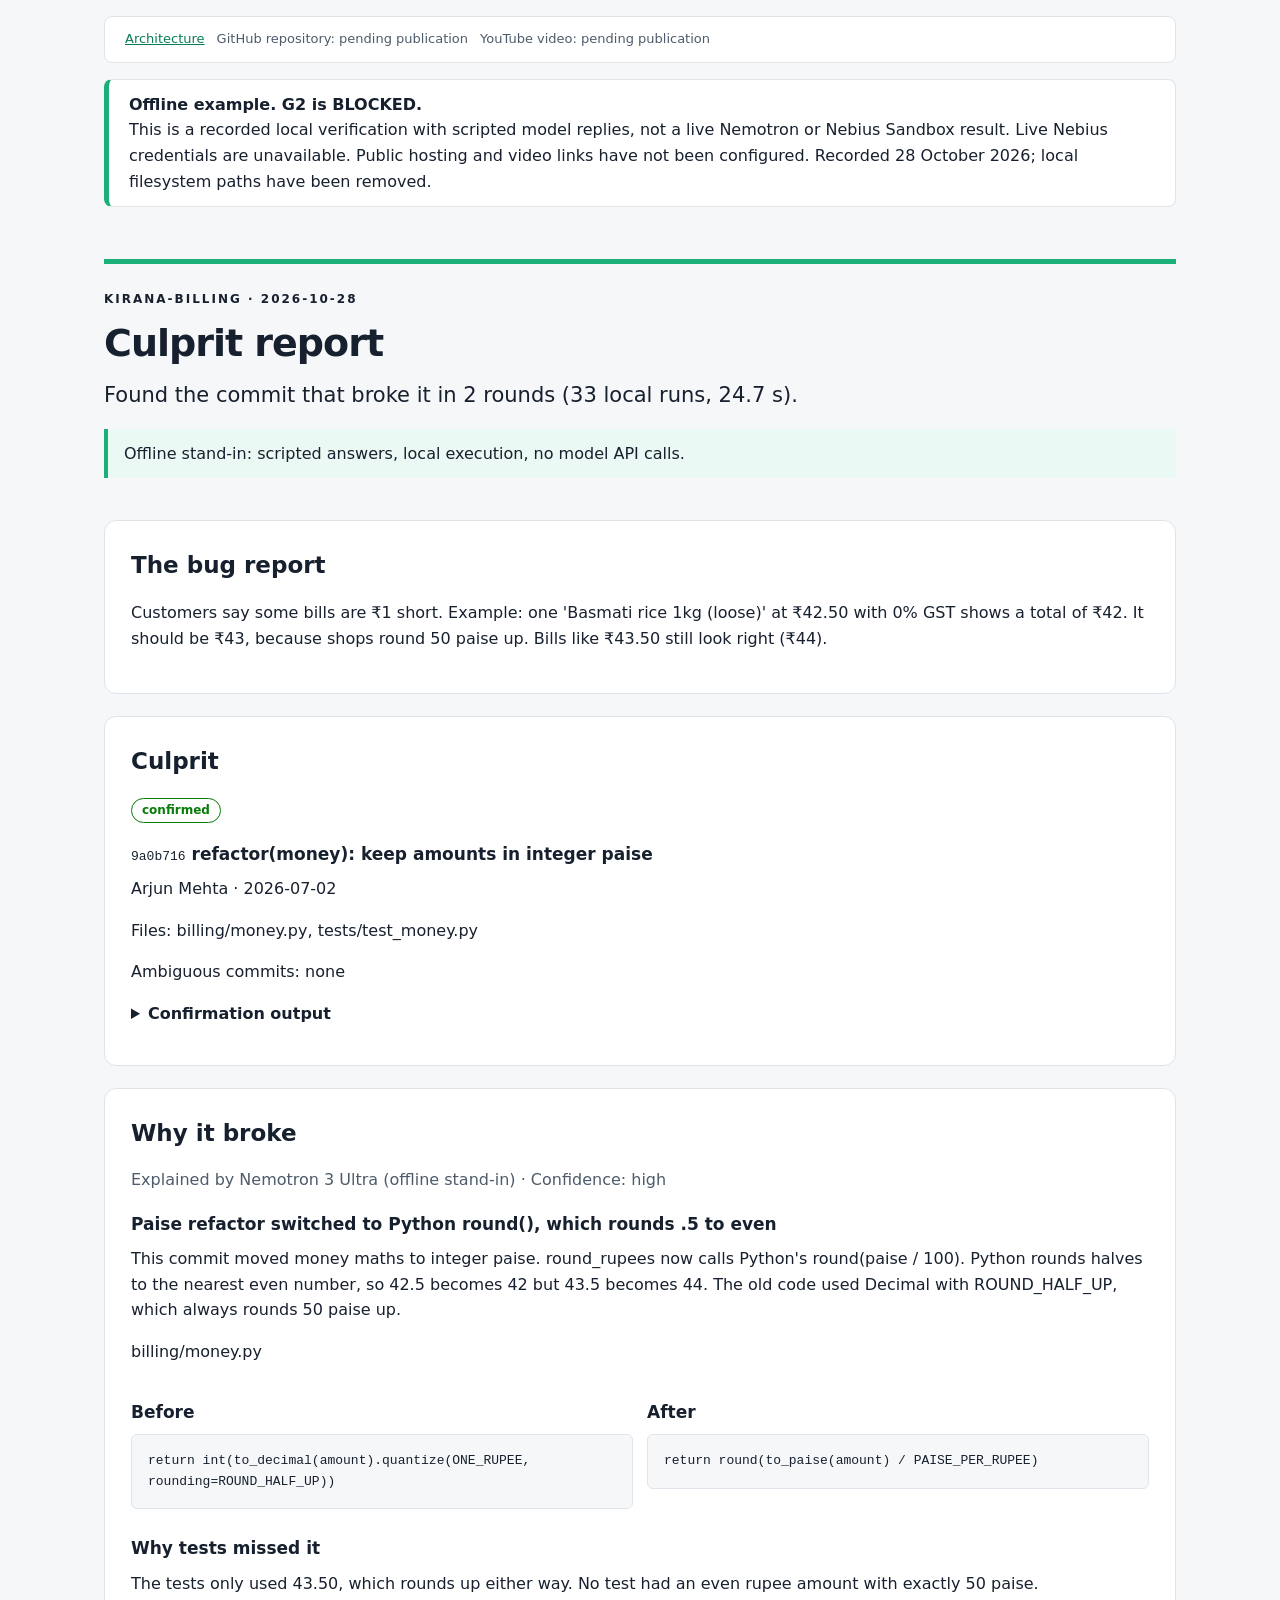
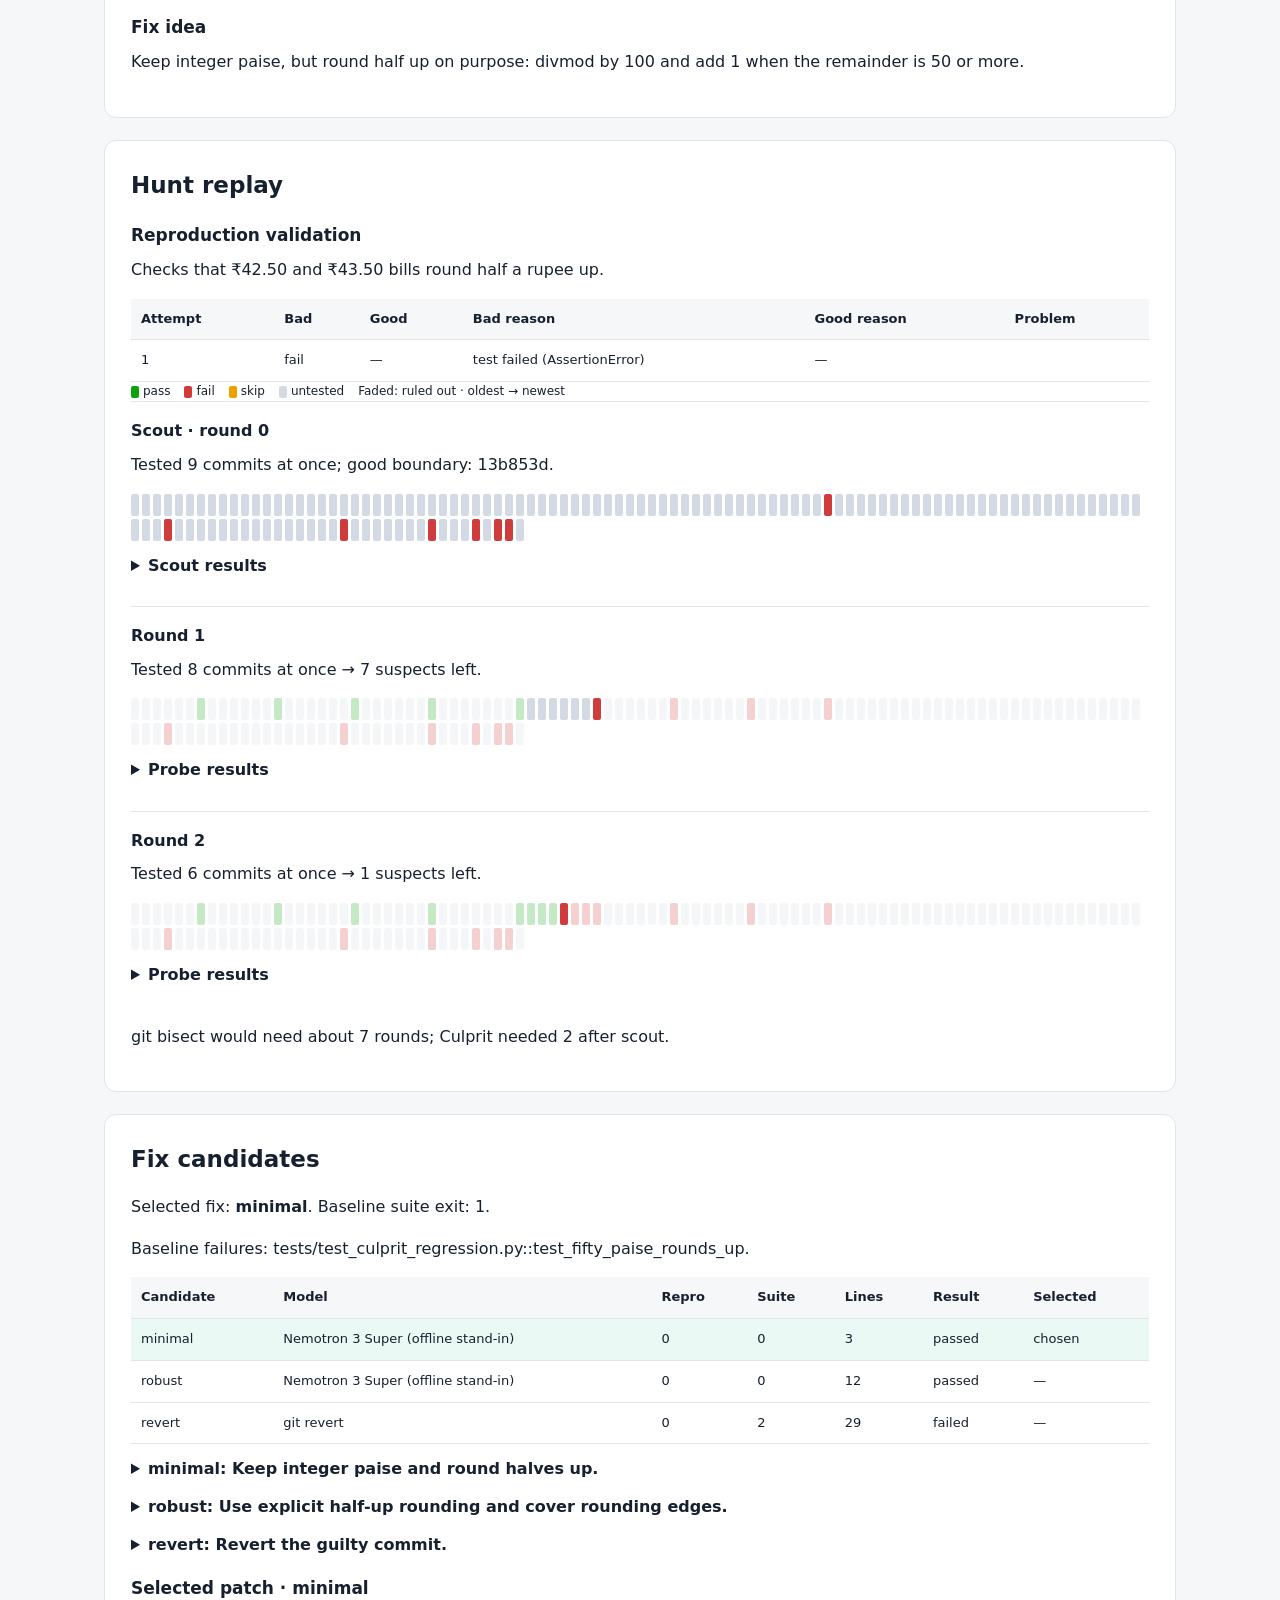
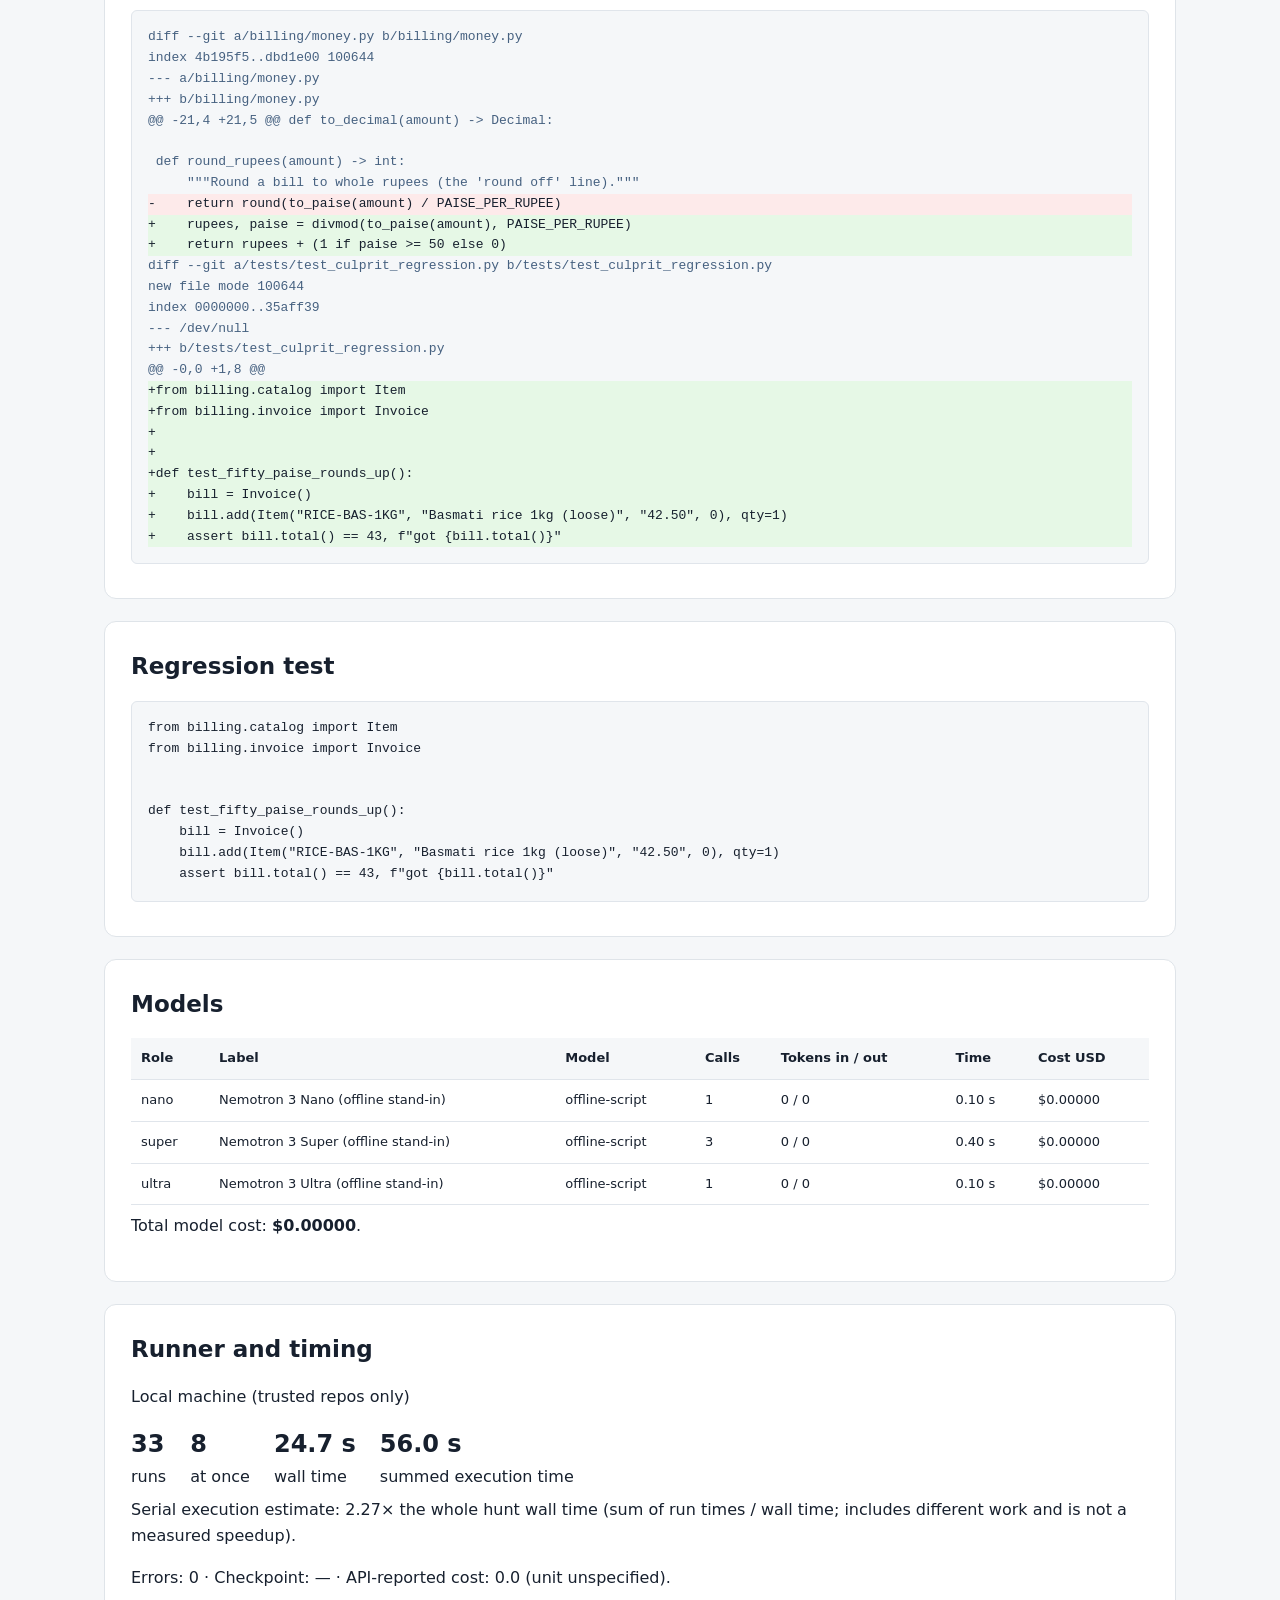
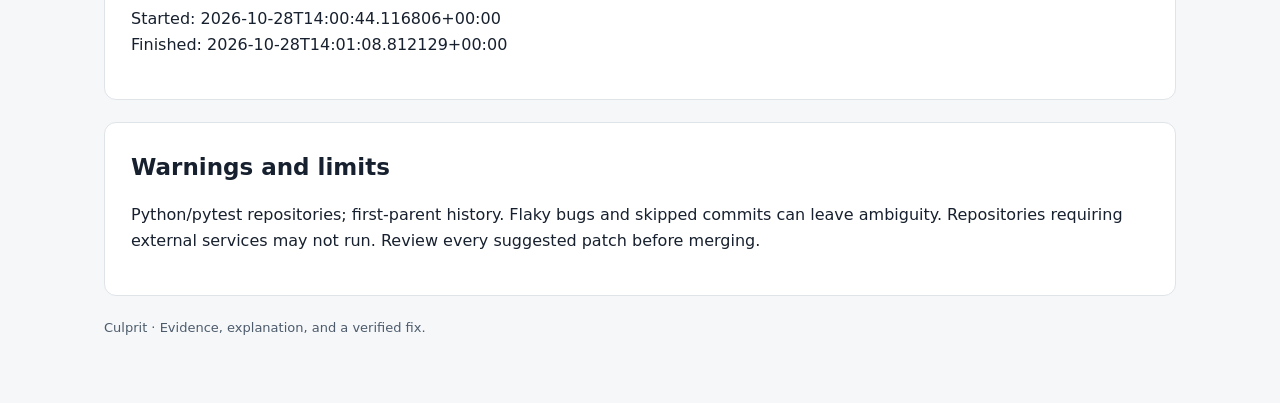
<file: docs/index.html>
<!doctype html><html lang="en"><head><meta charset="utf-8"><meta name="viewport" content="width=device-width, initial-scale=1"><title>Culprit report</title><style>
:root{--pass:#0ca30c;--fail:#d03b3b;--skip:#eda100;--untested:#d3dae3;--accent:#1baf7a;--ink:#17202e;--paper:#f5f7f9}
*{box-sizing:border-box}body{margin:0;background:var(--paper);color:var(--ink);font:16px/1.6 system-ui,-apple-system,BlinkMacSystemFont,"Segoe UI",sans-serif}main{max-width:1120px;margin:auto;padding:36px 24px 64px}header{border-top:5px solid var(--accent);padding:26px 0}h1{font-size:38px;letter-spacing:-1px;line-height:1.2;margin:12px 0}h2{font-size:23px;margin:0 0 16px}h3{font-size:17px;margin:18px 0 8px}p{margin:8px 0 16px;overflow-wrap:anywhere}section{background:white;border:1px solid #dfe4e9;border-radius:12px;padding:26px;margin:0 0 22px;break-inside:avoid}code,pre{font:13px/1.6 ui-monospace,SFMono-Regular,Consolas,monospace}pre{background:#f5f7f9;border:1px solid #e0e5eb;border-radius:6px;padding:16px;white-space:pre-wrap;overflow-wrap:anywhere;word-break:break-word;margin:8px 0}small,.muted{color:#4d5b6b}.eyebrow{text-transform:uppercase;letter-spacing:2px;font-size:12px;font-weight:700}.lead{font-size:21px}.badge{display:inline-block;border:1px solid currentColor;border-radius:20px;padding:2px 10px;font-size:12px;font-weight:650}.confirmed{color:#087b08}.flaky,.error{color:#a22626}.notice{border-left:4px solid var(--accent);padding:12px 16px;background:#eaf9f3}.grid{display:grid;grid-template-columns:1fr 1fr;gap:14px}.grid>*{min-width:0}.table-wrap{overflow-x:auto;max-width:100%}table{width:100%;border-collapse:collapse;font-size:13px}th{text-align:left;background:#f5f7f9}td,th{padding:10px;border-bottom:1px solid #e0e5eb;vertical-align:top;overflow-wrap:anywhere}tr.chosen{background:#eaf9f3}details{margin:12px 0}summary{cursor:pointer;font-weight:600}.strip{display:flex;flex-wrap:wrap;gap:3px;margin:12px 0}.cell{width:8px;height:22px;border-radius:2px;background:var(--untested)}.cell.pass{background:var(--pass)}.cell.fail{background:var(--fail)}.cell.skip{background:var(--skip)}.cell.dim{opacity:.24}.legend{display:flex;gap:14px;flex-wrap:wrap;font-size:12px}.legend .cell{display:inline-block;vertical-align:middle;width:8px;height:12px;margin-right:4px}.round{border-top:1px solid #e0e5eb;padding:16px 0}.diff .add{background:#e6f8e6;display:block}.diff .del{background:#fdeaea;display:block}.diff .meta{color:#466180;display:block}ul{padding-left:20px}li{overflow-wrap:anywhere}.metrics{display:flex;gap:24px;flex-wrap:wrap}.metrics b{font-size:24px;display:block}footer{color:#4d5b6b;font-size:13px}
@media(max-width:600px){main{padding:16px 12px 32px}section{padding:18px 14px;border-radius:8px}h1{font-size:30px}.lead{font-size:18px}.grid{grid-template-columns:1fr}td,th{padding:8px 6px;overflow-wrap:normal}table{min-width:600px}.table-wrap:after{content:"Scroll the table horizontally to see all columns.";display:block;font-size:12px;color:#4d5b6b;margin-top:8px}pre{padding:12px}.cell{width:6px;height:18px}.metrics{gap:16px}}
@media print{body{background:white}main{padding:0;max-width:none}section{border-radius:0;break-inside:auto}details>*{display:block}.table-wrap{overflow:visible}header{padding-top:0}*{print-color-adjust:exact}}
</style><style>.publication,.provenance{max-width:1072px;margin:16px auto;padding:12px 20px;background:white;border:1px solid #dfe4e9;border-radius:8px;overflow-wrap:anywhere}.publication{display:flex;flex-wrap:wrap;gap:12px;font-size:13px}.publication a{color:#087d57}.publication span{color:#4d5b6b}.provenance{border-left:5px solid #1baf7a}.provenance strong{display:block}@media(max-width:600px){.publication,.provenance{margin:12px}}@media print{.publication{display:none}}</style></head><body><nav class="publication" aria-label="Project links"><a href="ARCHITECTURE.md">Architecture</a><span aria-disabled="true">GitHub repository: pending publication</span><span aria-disabled="true">YouTube video: pending publication</span></nav><aside class="provenance"><strong>Offline example. G2 is BLOCKED.</strong> This is a recorded local verification with scripted model replies, not a live Nemotron or Nebius Sandbox result. Live Nebius credentials are unavailable. Public hosting and video links have not been configured. Recorded 28 October 2026; local filesystem paths have been removed.</aside><main><header><div class="eyebrow">kirana-billing · 2026-10-28</div><h1>Culprit report</h1><p class="lead">Found the commit that broke it in 2 rounds (33 local runs, 24.7 s).</p><p class="notice">Offline stand-in: scripted answers, local execution, no model API calls.</p></header><section><h2>The bug report</h2><p>Customers say some bills are ₹1 short. Example: one &#x27;Basmati rice 1kg (loose)&#x27; at ₹42.50 with 0% GST shows a total of ₹42. It should be ₹43, because shops round 50 paise up. Bills like ₹43.50 still look right (₹44).</p></section><section><h2>Culprit</h2><span class="badge confirmed">confirmed</span><h3><code>9a0b716</code> refactor(money): keep amounts in integer paise</h3><p>Arjun Mehta · 2026-07-02</p><p>Files: billing/money.py, tests/test_money.py</p><p>Ambiguous commits: none</p><details><summary>Confirmation output</summary><pre class=""><code>============================= test session starts =============================

platform win32 -- Python 3.12.10, pytest-9.2.0, pluggy-1.7.0 -- [isolated-worktree]

rootdir: [isolated-worktree]

plugins: anyio-4.15.1

collecting ... collected 1 item



..\work\test_culprit_repro.py::test_fifty_paise_rounds_up FAILED         [100%]



================================== FAILURES ===================================

_________________________ test_fifty_paise_rounds_up __________________________

..\work\test_culprit_repro.py:8: in test_fifty_paise_rounds_up

    assert bill.total() == 43, f&quot;got {bill.total()}&quot;

E   AssertionError: got 42

E   assert 42 == 43

E    +  where 42 = total()

E    +    where total = &lt;billing.invoice.Invoice object at 0x0000027E1DDBA450&gt;.total

=========================== short test summary info ===========================

FAILED ..\work\test_culprit_repro.py::test_fifty_paise_rounds_up - AssertionError: got 42

assert 42 == 43

 +  where 42 = total()

 +    where total = &lt;billing.invoice.Invoice object at 0x0000027E1DDBA450&gt;.total

============================== 1 failed in 0.09s ==============================

</code></pre></details></section><section><h2>Why it broke</h2><p class="muted">Explained by Nemotron 3 Ultra (offline stand-in) · Confidence: high</p><h3>Paise refactor switched to Python round(), which rounds .5 to even</h3><p>This commit moved money maths to integer paise. round_rupees now calls Python&#x27;s round(paise / 100). Python rounds halves to the nearest even number, so 42.5 becomes 42 but 43.5 becomes 44. The old code used Decimal with ROUND_HALF_UP, which always rounds 50 paise up.</p><p>billing/money.py</p><div class="grid"><div><h3>Before</h3><pre class=""><code>return int(to_decimal(amount).quantize(ONE_RUPEE, rounding=ROUND_HALF_UP))</code></pre></div><div><h3>After</h3><pre class=""><code>return round(to_paise(amount) / PAISE_PER_RUPEE)</code></pre></div></div><h3>Why tests missed it</h3><p>The tests only used 43.50, which rounds up either way. No test had an even rupee amount with exactly 50 paise.</p><h3>Fix idea</h3><p>Keep integer paise, but round half up on purpose: divmod by 100 and add 1 when the remainder is 50 or more.</p></section><section><h2>Hunt replay</h2><h3>Reproduction validation</h3><p>Checks that ₹42.50 and ₹43.50 bills round half a rupee up.</p><div class="table-wrap" tabindex="0"><table><thead><tr><th scope="col">Attempt</th><th scope="col">Bad</th><th scope="col">Good</th><th scope="col">Bad reason</th><th scope="col">Good reason</th><th scope="col">Problem</th></tr></thead><tbody><tr><td>1</td><td>fail</td><td>—</td><td>test failed (AssertionError)</td><td>—</td><td></td></tr></tbody></table></div><div class="legend"><span><i class="cell pass"></i>pass</span><span><i class="cell fail"></i>fail</span><span><i class="cell skip"></i>skip</span><span><i class="cell untested"></i>untested</span><span>Faded: ruled out · oldest → newest</span></div><div class="round" data-round="0"><strong>Scout · round 0</strong><p>Tested 9 commits at once; good boundary: 13b853d.</p><div class="strip" role="img" aria-label="Commit results, oldest to newest"><span class="cell untested" title="1 · 44c3f7e · untested · docs: add shop usage example" aria-label="1 · 44c3f7e · untested · docs: add shop usage example"></span><span class="cell untested" title="2 · 332a88e · untested · catalog: add Cumin 100g" aria-label="2 · 332a88e · untested · catalog: add Cumin 100g"></span><span class="cell untested" title="3 · cb57290 · untested · test(invoice): cover repeated item quantities" aria-label="3 · cb57290 · untested · test(invoice): cover repeated item quantities"></span><span class="cell untested" title="4 · 097bc91 · untested · catalog: add Black pepper 50g" aria-label="4 · 097bc91 · untested · catalog: add Black pepper 50g"></span><span class="cell untested" title="5 · b11ef37 · untested · catalog: add Mustard seeds 100g" aria-label="5 · b11ef37 · untested · catalog: add Mustard seeds 100g"></span><span class="cell untested" title="6 · f3cb962 · untested · catalog: add Fenugreek 100g" aria-label="6 · f3cb962 · untested · catalog: add Fenugreek 100g"></span><span class="cell untested" title="7 · 6061c9a · untested · docs: add shop usage example" aria-label="7 · 6061c9a · untested · docs: add shop usage example"></span><span class="cell untested" title="8 · 295d1b5 · untested · feat(receipt): optional GSTIN and date header" aria-label="8 · 295d1b5 · untested · feat(receipt): optional GSTIN and date header"></span><span class="cell untested" title="9 · 22e1d96 · untested · docs: add shop usage example" aria-label="9 · 22e1d96 · untested · docs: add shop usage example"></span><span class="cell untested" title="10 · c31c5b6 · untested · catalog: add Cardamom 25g" aria-label="10 · c31c5b6 · untested · catalog: add Cardamom 25g"></span><span class="cell untested" title="11 · 24c06ae · untested · docs: add shop usage example" aria-label="11 · 24c06ae · untested · docs: add shop usage example"></span><span class="cell untested" title="12 · 4eb8c53 · untested · catalog: add Cloves 25g" aria-label="12 · 4eb8c53 · untested · catalog: add Cloves 25g"></span><span class="cell untested" title="13 · 32dca1a · untested · test(invoice): cover repeated item quantities" aria-label="13 · 32dca1a · untested · test(invoice): cover repeated item quantities"></span><span class="cell untested" title="14 · 72ca209 · untested · catalog: add Cinnamon 50g" aria-label="14 · 72ca209 · untested · catalog: add Cinnamon 50g"></span><span class="cell untested" title="15 · 87c4a2b · untested · docs: add shop usage example" aria-label="15 · 87c4a2b · untested · docs: add shop usage example"></span><span class="cell untested" title="16 · d134760 · untested · catalog: add Tea 250g" aria-label="16 · d134760 · untested · catalog: add Tea 250g"></span><span class="cell untested" title="17 · 3197329 · untested · docs: add shop usage example" aria-label="17 · 3197329 · untested · docs: add shop usage example"></span><span class="cell untested" title="18 · 9a32364 · untested · catalog: add Coffee 100g" aria-label="18 · 9a32364 · untested · catalog: add Coffee 100g"></span><span class="cell untested" title="19 · c86d2dd · untested · catalog: add Milk 1l" aria-label="19 · c86d2dd · untested · catalog: add Milk 1l"></span><span class="cell untested" title="20 · dfed923 · untested · catalog: add Curd 500g" aria-label="20 · dfed923 · untested · catalog: add Curd 500g"></span><span class="cell untested" title="21 · 70e1f22 · untested · docs: add shop usage example" aria-label="21 · 70e1f22 · untested · docs: add shop usage example"></span><span class="cell untested" title="22 · effed83 · untested · catalog: add Paneer 200g" aria-label="22 · effed83 · untested · catalog: add Paneer 200g"></span><span class="cell untested" title="23 · 8e5aa61 · untested · chore: release 1.3.0" aria-label="23 · 8e5aa61 · untested · chore: release 1.3.0"></span><span class="cell untested" title="24 · c00cf05 · untested · catalog: add Butter 100g" aria-label="24 · c00cf05 · untested · catalog: add Butter 100g"></span><span class="cell untested" title="25 · fd36f58 · untested · docs: add shop usage example" aria-label="25 · fd36f58 · untested · docs: add shop usage example"></span><span class="cell untested" title="26 · 8ec838d · untested · catalog: add Cheese 200g" aria-label="26 · 8ec838d · untested · catalog: add Cheese 200g"></span><span class="cell untested" title="27 · 87df08c · untested · docs: add shop usage example" aria-label="27 · 87df08c · untested · docs: add shop usage example"></span><span class="cell untested" title="28 · 00dac81 · untested · docs(gst): document supported slabs" aria-label="28 · 00dac81 · untested · docs(gst): document supported slabs"></span><span class="cell untested" title="29 · a3f1ee5 · untested · docs: add shop usage example" aria-label="29 · a3f1ee5 · untested · docs: add shop usage example"></span><span class="cell untested" title="30 · 248c2d4 · untested · catalog: add Bread 400g" aria-label="30 · 248c2d4 · untested · catalog: add Bread 400g"></span><span class="cell untested" title="31 · 3480454 · untested · docs: add shop usage example" aria-label="31 · 3480454 · untested · docs: add shop usage example"></span><span class="cell untested" title="32 · 7f0c192 · untested · catalog: add Rusk 200g" aria-label="32 · 7f0c192 · untested · catalog: add Rusk 200g"></span><span class="cell untested" title="33 · 06f2d35 · untested · catalog: add Biscuits 100g" aria-label="33 · 06f2d35 · untested · catalog: add Biscuits 100g"></span><span class="cell untested" title="34 · d4aa924 · untested · docs(format): explain sign placement" aria-label="34 · d4aa924 · untested · docs(format): explain sign placement"></span><span class="cell untested" title="35 · e6f6b51 · untested · docs: add shop usage example" aria-label="35 · e6f6b51 · untested · docs: add shop usage example"></span><span class="cell untested" title="36 · a7d21aa · untested · catalog: add Oats 500g" aria-label="36 · a7d21aa · untested · catalog: add Oats 500g"></span><span class="cell untested" title="37 · 9884d0f · untested · docs: add shop usage example" aria-label="37 · 9884d0f · untested · docs: add shop usage example"></span><span class="cell untested" title="38 · 42d39bb · untested · catalog: add Cornflakes 500g" aria-label="38 · 42d39bb · untested · catalog: add Cornflakes 500g"></span><span class="cell untested" title="39 · 538287a · untested · docs: add shop usage example" aria-label="39 · 538287a · untested · docs: add shop usage example"></span><span class="cell untested" title="40 · 9a0b716 · untested · refactor(money): keep amounts in integer paise" aria-label="40 · 9a0b716 · untested · refactor(money): keep amounts in integer paise"></span><span class="cell untested" title="41 · 23f491c · untested · docs: add shop usage example" aria-label="41 · 23f491c · untested · docs: add shop usage example"></span><span class="cell untested" title="42 · fd1e730 · untested · catalog: add Vermicelli 200g" aria-label="42 · fd1e730 · untested · catalog: add Vermicelli 200g"></span><span class="cell untested" title="43 · 880008d · untested · test(invoice): cover repeated item quantities" aria-label="43 · 880008d · untested · test(invoice): cover repeated item quantities"></span><span class="cell untested" title="44 · 15e1b70 · untested · catalog: add Pasta 500g" aria-label="44 · 15e1b70 · untested · catalog: add Pasta 500g"></span><span class="cell untested" title="45 · 4dd1299 · untested · docs: add shop usage example" aria-label="45 · 4dd1299 · untested · docs: add shop usage example"></span><span class="cell untested" title="46 · 57fddcb · untested · feat(export): CSV export for the accountant" aria-label="46 · 57fddcb · untested · feat(export): CSV export for the accountant"></span><span class="cell untested" title="47 · cf45072 · untested · catalog: add Noodles 200g" aria-label="47 · cf45072 · untested · catalog: add Noodles 200g"></span><span class="cell untested" title="48 · 7257859 · untested · catalog: add Tomato ketchup 500g" aria-label="48 · 7257859 · untested · catalog: add Tomato ketchup 500g"></span><span class="cell untested" title="49 · 23e379d · untested · docs: add shop usage example" aria-label="49 · 23e379d · untested · docs: add shop usage example"></span><span class="cell untested" title="50 · d3ef1b4 · untested · catalog: add Soy sauce 200ml" aria-label="50 · d3ef1b4 · untested · catalog: add Soy sauce 200ml"></span><span class="cell untested" title="51 · 9eaa772 · untested · docs: add shop usage example" aria-label="51 · 9eaa772 · untested · docs: add shop usage example"></span><span class="cell untested" title="52 · 5dc3474 · untested · catalog: add Vinegar 200ml" aria-label="52 · 5dc3474 · untested · catalog: add Vinegar 200ml"></span><span class="cell untested" title="53 · 134f7bb · untested · feat(export): number exported invoices" aria-label="53 · 134f7bb · untested · feat(export): number exported invoices"></span><span class="cell untested" title="54 · 7ba6598 · untested · catalog: add Pickle 400g" aria-label="54 · 7ba6598 · untested · catalog: add Pickle 400g"></span><span class="cell untested" title="55 · 68fd29d · untested · docs: add shop usage example" aria-label="55 · 68fd29d · untested · docs: add shop usage example"></span><span class="cell untested" title="56 · fb1b790 · untested · catalog: add Papad 200g" aria-label="56 · fb1b790 · untested · catalog: add Papad 200g"></span><span class="cell untested" title="57 · 2fd071c · untested · docs: add shop usage example" aria-label="57 · 2fd071c · untested · docs: add shop usage example"></span><span class="cell untested" title="58 · b5ec302 · untested · catalog: add Almonds 200g" aria-label="58 · b5ec302 · untested · catalog: add Almonds 200g"></span><span class="cell untested" title="59 · 4e4d48a · untested · docs: add shop usage example" aria-label="59 · 4e4d48a · untested · docs: add shop usage example"></span><span class="cell untested" title="60 · f2c00ee · untested · catalog: add Cashews 200g" aria-label="60 · f2c00ee · untested · catalog: add Cashews 200g"></span><span class="cell untested" title="61 · fa4a50b · untested · catalog: add Raisins 200g" aria-label="61 · fa4a50b · untested · catalog: add Raisins 200g"></span><span class="cell untested" title="62 · 3f29716 · untested · catalog: add Peanuts 500g" aria-label="62 · 3f29716 · untested · catalog: add Peanuts 500g"></span><span class="cell untested" title="63 · 905446b · untested · chore: release 1.4.0" aria-label="63 · 905446b · untested · chore: release 1.4.0"></span><span class="cell fail" title="64 · 404068e · fail · catalog: add Dates 250g" aria-label="64 · 404068e · fail · catalog: add Dates 250g"></span><span class="cell untested" title="65 · 8f88d35 · untested · docs: add shop usage example" aria-label="65 · 8f88d35 · untested · docs: add shop usage example"></span><span class="cell untested" title="66 · 4236b48 · untested · catalog: add Coconut 1pc" aria-label="66 · 4236b48 · untested · catalog: add Coconut 1pc"></span><span class="cell untested" title="67 · e8c7e93 · untested · docs: add shop usage example" aria-label="67 · e8c7e93 · untested · docs: add shop usage example"></span><span class="cell untested" title="68 · 2986d42 · untested · catalog: add Potato 1kg" aria-label="68 · 2986d42 · untested · catalog: add Potato 1kg"></span><span class="cell untested" title="69 · 58863d8 · untested · docs: add shop usage example" aria-label="69 · 58863d8 · untested · docs: add shop usage example"></span><span class="cell untested" title="70 · b3dc2a5 · untested · catalog: add Onion 1kg" aria-label="70 · b3dc2a5 · untested · catalog: add Onion 1kg"></span><span class="cell untested" title="71 · 2ebfc00 · untested · docs: add shop usage example" aria-label="71 · 2ebfc00 · untested · docs: add shop usage example"></span><span class="cell untested" title="72 · 975f4c4 · untested · catalog: add Tomato 1kg" aria-label="72 · 975f4c4 · untested · catalog: add Tomato 1kg"></span><span class="cell untested" title="73 · ae9fe70 · untested · test(invoice): cover repeated item quantities" aria-label="73 · ae9fe70 · untested · test(invoice): cover repeated item quantities"></span><span class="cell untested" title="74 · dcf003d · untested · catalog: add Ginger 250g" aria-label="74 · dcf003d · untested · catalog: add Ginger 250g"></span><span class="cell untested" title="75 · 464dc2b · untested · catalog: add Garlic 250g" aria-label="75 · 464dc2b · untested · catalog: add Garlic 250g"></span><span class="cell untested" title="76 · 053012b · untested · catalog: add Lemon 4pc" aria-label="76 · 053012b · untested · catalog: add Lemon 4pc"></span><span class="cell untested" title="77 · 6f6b4d4 · untested · docs: add shop usage example" aria-label="77 · 6f6b4d4 · untested · docs: add shop usage example"></span><span class="cell untested" title="78 · bd4b39b · untested · catalog: add Banana 6pc" aria-label="78 · bd4b39b · untested · catalog: add Banana 6pc"></span><span class="cell untested" title="79 · 82101c2 · untested · docs: add shop usage example" aria-label="79 · 82101c2 · untested · docs: add shop usage example"></span><span class="cell untested" title="80 · fb8c4c3 · untested · catalog: add Apple 1kg" aria-label="80 · fb8c4c3 · untested · catalog: add Apple 1kg"></span><span class="cell untested" title="81 · e2c234a · untested · docs: add shop usage example" aria-label="81 · e2c234a · untested · docs: add shop usage example"></span><span class="cell untested" title="82 · f124f36 · untested · catalog: add Orange 1kg" aria-label="82 · f124f36 · untested · catalog: add Orange 1kg"></span><span class="cell untested" title="83 · 248b49c · untested · test(invoice): cover repeated item quantities" aria-label="83 · 248b49c · untested · test(invoice): cover repeated item quantities"></span><span class="cell untested" title="84 · e6b935b · untested · catalog: add Soap 100g" aria-label="84 · e6b935b · untested · catalog: add Soap 100g"></span><span class="cell untested" title="85 · eccbfa8 · untested · docs: add shop usage example" aria-label="85 · eccbfa8 · untested · docs: add shop usage example"></span><span class="cell untested" title="86 · 91cec4d · untested · catalog: add Shampoo 180ml" aria-label="86 · 91cec4d · untested · catalog: add Shampoo 180ml"></span><span class="cell untested" title="87 · 4bfa74d · untested · docs: add shop usage example" aria-label="87 · 4bfa74d · untested · docs: add shop usage example"></span><span class="cell untested" title="88 · a269af5 · untested · feat(receipt): thank-you footer" aria-label="88 · a269af5 · untested · feat(receipt): thank-you footer"></span><span class="cell untested" title="89 · 289dde1 · untested · catalog: add Toothpaste 100g" aria-label="89 · 289dde1 · untested · catalog: add Toothpaste 100g"></span><span class="cell untested" title="90 · 9752f95 · untested · catalog: add Detergent 1kg" aria-label="90 · 9752f95 · untested · catalog: add Detergent 1kg"></span><span class="cell untested" title="91 · b426532 · untested · docs: add shop usage example" aria-label="91 · b426532 · untested · docs: add shop usage example"></span><span class="cell untested" title="92 · 093212e · untested · catalog: add Dishwash bar 200g" aria-label="92 · 093212e · untested · catalog: add Dishwash bar 200g"></span><span class="cell untested" title="93 · e3e883a · untested · test(invoice): cover repeated item quantities" aria-label="93 · e3e883a · untested · test(invoice): cover repeated item quantities"></span><span class="cell untested" title="94 · 1304cef · untested · catalog: add Floor cleaner 1l" aria-label="94 · 1304cef · untested · catalog: add Floor cleaner 1l"></span><span class="cell untested" title="95 · 0bdd641 · untested · docs: add shop usage example" aria-label="95 · 0bdd641 · untested · docs: add shop usage example"></span><span class="cell fail" title="96 · 7331e26 · fail · catalog: add Tissues 100pc" aria-label="96 · 7331e26 · fail · catalog: add Tissues 100pc"></span><span class="cell untested" title="97 · e2e495f · untested · docs: add shop usage example" aria-label="97 · e2e495f · untested · docs: add shop usage example"></span><span class="cell untested" title="98 · 373ffb2 · untested · catalog: add Matchbox 10pc" aria-label="98 · 373ffb2 · untested · catalog: add Matchbox 10pc"></span><span class="cell untested" title="99 · 06d3273 · untested · docs: add shop usage example" aria-label="99 · 06d3273 · untested · docs: add shop usage example"></span><span class="cell untested" title="100 · a136118 · untested · catalog: add Candles 6pc" aria-label="100 · a136118 · untested · catalog: add Candles 6pc"></span><span class="cell untested" title="101 · 77dd855 · untested · docs: add shop usage example" aria-label="101 · 77dd855 · untested · docs: add shop usage example"></span><span class="cell untested" title="102 · 5db2af8 · untested · catalog: add Incense 100g" aria-label="102 · 5db2af8 · untested · catalog: add Incense 100g"></span><span class="cell untested" title="103 · 667fa43 · untested · catalog: add Baking soda 100g" aria-label="103 · 667fa43 · untested · catalog: add Baking soda 100g"></span><span class="cell untested" title="104 · ef053a9 · untested · catalog: add Baking powder 100g" aria-label="104 · ef053a9 · untested · catalog: add Baking powder 100g"></span><span class="cell untested" title="105 · 8435178 · untested · docs: add shop usage example" aria-label="105 · 8435178 · untested · docs: add shop usage example"></span><span class="cell untested" title="106 · 32542c6 · untested · catalog: add Cocoa 100g" aria-label="106 · 32542c6 · untested · catalog: add Cocoa 100g"></span><span class="cell untested" title="107 · 95dc70d · untested · docs: add shop usage example" aria-label="107 · 95dc70d · untested · docs: add shop usage example"></span><span class="cell untested" title="108 · 00d3357 · untested · catalog: add Honey 250g" aria-label="108 · 00d3357 · untested · catalog: add Honey 250g"></span><span class="cell untested" title="109 · 0b7f8bd · untested · docs: add shop usage example" aria-label="109 · 0b7f8bd · untested · docs: add shop usage example"></span><span class="cell untested" title="110 · 39681d0 · untested · catalog: add Jam 200g" aria-label="110 · 39681d0 · untested · catalog: add Jam 200g"></span><span class="cell untested" title="111 · 36ba04e · untested · docs: add shop usage example" aria-label="111 · 36ba04e · untested · docs: add shop usage example"></span><span class="cell fail" title="112 · 8558641 · fail · docs: add shop usage example" aria-label="112 · 8558641 · fail · docs: add shop usage example"></span><span class="cell untested" title="113 · 13fc1ac · untested · test(invoice): cover repeated item quantities" aria-label="113 · 13fc1ac · untested · test(invoice): cover repeated item quantities"></span><span class="cell untested" title="114 · 266d422 · untested · docs: add shop usage example" aria-label="114 · 266d422 · untested · docs: add shop usage example"></span><span class="cell untested" title="115 · 422d343 · untested · docs: add shop usage example" aria-label="115 · 422d343 · untested · docs: add shop usage example"></span><span class="cell untested" title="116 · 9714628 · untested · docs: add shop usage example" aria-label="116 · 9714628 · untested · docs: add shop usage example"></span><span class="cell untested" title="117 · e0a46e2 · untested · docs: add shop usage example" aria-label="117 · e0a46e2 · untested · docs: add shop usage example"></span><span class="cell untested" title="118 · c8e4d9a · untested · test(invoice): cover repeated item quantities" aria-label="118 · c8e4d9a · untested · test(invoice): cover repeated item quantities"></span><span class="cell untested" title="119 · acdbae1 · untested · docs: add shop usage example" aria-label="119 · acdbae1 · untested · docs: add shop usage example"></span><span class="cell fail" title="120 · 001e098 · fail · docs: add shop usage example" aria-label="120 · 001e098 · fail · docs: add shop usage example"></span><span class="cell untested" title="121 · 1906e7b · untested · docs: add shop usage example" aria-label="121 · 1906e7b · untested · docs: add shop usage example"></span><span class="cell untested" title="122 · 78ab4cd · untested · docs: add shop usage example" aria-label="122 · 78ab4cd · untested · docs: add shop usage example"></span><span class="cell untested" title="123 · 27f9e6e · untested · test(invoice): cover repeated item quantities" aria-label="123 · 27f9e6e · untested · test(invoice): cover repeated item quantities"></span><span class="cell fail" title="124 · 728ca63 · fail · docs: add shop usage example" aria-label="124 · 728ca63 · fail · docs: add shop usage example"></span><span class="cell untested" title="125 · 561c6a5 · untested · docs: add shop usage example" aria-label="125 · 561c6a5 · untested · docs: add shop usage example"></span><span class="cell fail" title="126 · 2276a39 · fail · docs: add shop usage example" aria-label="126 · 2276a39 · fail · docs: add shop usage example"></span><span class="cell fail" title="127 · c45eca9 · fail · docs: add shop usage example" aria-label="127 · c45eca9 · fail · docs: add shop usage example"></span><span class="cell untested" title="128 · bd49d7a · untested · chore: release 1.5.0" aria-label="128 · bd49d7a · untested · chore: release 1.5.0"></span></div><details><summary>Scout results</summary><ul><li>c45eca97: fail — test failed (AssertionError)</li><li>2276a394: fail — test failed (AssertionError)</li><li>728ca63c: fail — test failed (AssertionError)</li><li>001e0980: fail — test failed (AssertionError)</li><li>8558641f: fail — test failed (AssertionError)</li><li>7331e269: fail — test failed (AssertionError)</li><li>404068ea: fail — test failed (AssertionError)</li><li>13b853da: pass — test passed</li><li>b39fb280: skip — test could not be loaded (import or syntax error)</li></ul></details></div><div class="round" data-round="1"><strong>Round 1</strong><p>Tested 8 commits at once → 7 suspects left.</p><div class="strip" role="img" aria-label="Commit results, oldest to newest"><span class="cell untested dim" title="1 · 44c3f7e · untested · docs: add shop usage example" aria-label="1 · 44c3f7e · untested · docs: add shop usage example"></span><span class="cell untested dim" title="2 · 332a88e · untested · catalog: add Cumin 100g" aria-label="2 · 332a88e · untested · catalog: add Cumin 100g"></span><span class="cell untested dim" title="3 · cb57290 · untested · test(invoice): cover repeated item quantities" aria-label="3 · cb57290 · untested · test(invoice): cover repeated item quantities"></span><span class="cell untested dim" title="4 · 097bc91 · untested · catalog: add Black pepper 50g" aria-label="4 · 097bc91 · untested · catalog: add Black pepper 50g"></span><span class="cell untested dim" title="5 · b11ef37 · untested · catalog: add Mustard seeds 100g" aria-label="5 · b11ef37 · untested · catalog: add Mustard seeds 100g"></span><span class="cell untested dim" title="6 · f3cb962 · untested · catalog: add Fenugreek 100g" aria-label="6 · f3cb962 · untested · catalog: add Fenugreek 100g"></span><span class="cell pass dim" title="7 · 6061c9a · pass · docs: add shop usage example" aria-label="7 · 6061c9a · pass · docs: add shop usage example"></span><span class="cell untested dim" title="8 · 295d1b5 · untested · feat(receipt): optional GSTIN and date header" aria-label="8 · 295d1b5 · untested · feat(receipt): optional GSTIN and date header"></span><span class="cell untested dim" title="9 · 22e1d96 · untested · docs: add shop usage example" aria-label="9 · 22e1d96 · untested · docs: add shop usage example"></span><span class="cell untested dim" title="10 · c31c5b6 · untested · catalog: add Cardamom 25g" aria-label="10 · c31c5b6 · untested · catalog: add Cardamom 25g"></span><span class="cell untested dim" title="11 · 24c06ae · untested · docs: add shop usage example" aria-label="11 · 24c06ae · untested · docs: add shop usage example"></span><span class="cell untested dim" title="12 · 4eb8c53 · untested · catalog: add Cloves 25g" aria-label="12 · 4eb8c53 · untested · catalog: add Cloves 25g"></span><span class="cell untested dim" title="13 · 32dca1a · untested · test(invoice): cover repeated item quantities" aria-label="13 · 32dca1a · untested · test(invoice): cover repeated item quantities"></span><span class="cell pass dim" title="14 · 72ca209 · pass · catalog: add Cinnamon 50g" aria-label="14 · 72ca209 · pass · catalog: add Cinnamon 50g"></span><span class="cell untested dim" title="15 · 87c4a2b · untested · docs: add shop usage example" aria-label="15 · 87c4a2b · untested · docs: add shop usage example"></span><span class="cell untested dim" title="16 · d134760 · untested · catalog: add Tea 250g" aria-label="16 · d134760 · untested · catalog: add Tea 250g"></span><span class="cell untested dim" title="17 · 3197329 · untested · docs: add shop usage example" aria-label="17 · 3197329 · untested · docs: add shop usage example"></span><span class="cell untested dim" title="18 · 9a32364 · untested · catalog: add Coffee 100g" aria-label="18 · 9a32364 · untested · catalog: add Coffee 100g"></span><span class="cell untested dim" title="19 · c86d2dd · untested · catalog: add Milk 1l" aria-label="19 · c86d2dd · untested · catalog: add Milk 1l"></span><span class="cell untested dim" title="20 · dfed923 · untested · catalog: add Curd 500g" aria-label="20 · dfed923 · untested · catalog: add Curd 500g"></span><span class="cell pass dim" title="21 · 70e1f22 · pass · docs: add shop usage example" aria-label="21 · 70e1f22 · pass · docs: add shop usage example"></span><span class="cell untested dim" title="22 · effed83 · untested · catalog: add Paneer 200g" aria-label="22 · effed83 · untested · catalog: add Paneer 200g"></span><span class="cell untested dim" title="23 · 8e5aa61 · untested · chore: release 1.3.0" aria-label="23 · 8e5aa61 · untested · chore: release 1.3.0"></span><span class="cell untested dim" title="24 · c00cf05 · untested · catalog: add Butter 100g" aria-label="24 · c00cf05 · untested · catalog: add Butter 100g"></span><span class="cell untested dim" title="25 · fd36f58 · untested · docs: add shop usage example" aria-label="25 · fd36f58 · untested · docs: add shop usage example"></span><span class="cell untested dim" title="26 · 8ec838d · untested · catalog: add Cheese 200g" aria-label="26 · 8ec838d · untested · catalog: add Cheese 200g"></span><span class="cell untested dim" title="27 · 87df08c · untested · docs: add shop usage example" aria-label="27 · 87df08c · untested · docs: add shop usage example"></span><span class="cell pass dim" title="28 · 00dac81 · pass · docs(gst): document supported slabs" aria-label="28 · 00dac81 · pass · docs(gst): document supported slabs"></span><span class="cell untested dim" title="29 · a3f1ee5 · untested · docs: add shop usage example" aria-label="29 · a3f1ee5 · untested · docs: add shop usage example"></span><span class="cell untested dim" title="30 · 248c2d4 · untested · catalog: add Bread 400g" aria-label="30 · 248c2d4 · untested · catalog: add Bread 400g"></span><span class="cell untested dim" title="31 · 3480454 · untested · docs: add shop usage example" aria-label="31 · 3480454 · untested · docs: add shop usage example"></span><span class="cell untested dim" title="32 · 7f0c192 · untested · catalog: add Rusk 200g" aria-label="32 · 7f0c192 · untested · catalog: add Rusk 200g"></span><span class="cell untested dim" title="33 · 06f2d35 · untested · catalog: add Biscuits 100g" aria-label="33 · 06f2d35 · untested · catalog: add Biscuits 100g"></span><span class="cell untested dim" title="34 · d4aa924 · untested · docs(format): explain sign placement" aria-label="34 · d4aa924 · untested · docs(format): explain sign placement"></span><span class="cell untested dim" title="35 · e6f6b51 · untested · docs: add shop usage example" aria-label="35 · e6f6b51 · untested · docs: add shop usage example"></span><span class="cell pass dim" title="36 · a7d21aa · pass · catalog: add Oats 500g" aria-label="36 · a7d21aa · pass · catalog: add Oats 500g"></span><span class="cell untested" title="37 · 9884d0f · untested · docs: add shop usage example" aria-label="37 · 9884d0f · untested · docs: add shop usage example"></span><span class="cell untested" title="38 · 42d39bb · untested · catalog: add Cornflakes 500g" aria-label="38 · 42d39bb · untested · catalog: add Cornflakes 500g"></span><span class="cell untested" title="39 · 538287a · untested · docs: add shop usage example" aria-label="39 · 538287a · untested · docs: add shop usage example"></span><span class="cell untested" title="40 · 9a0b716 · untested · refactor(money): keep amounts in integer paise" aria-label="40 · 9a0b716 · untested · refactor(money): keep amounts in integer paise"></span><span class="cell untested" title="41 · 23f491c · untested · docs: add shop usage example" aria-label="41 · 23f491c · untested · docs: add shop usage example"></span><span class="cell untested" title="42 · fd1e730 · untested · catalog: add Vermicelli 200g" aria-label="42 · fd1e730 · untested · catalog: add Vermicelli 200g"></span><span class="cell fail" title="43 · 880008d · fail · test(invoice): cover repeated item quantities" aria-label="43 · 880008d · fail · test(invoice): cover repeated item quantities"></span><span class="cell untested dim" title="44 · 15e1b70 · untested · catalog: add Pasta 500g" aria-label="44 · 15e1b70 · untested · catalog: add Pasta 500g"></span><span class="cell untested dim" title="45 · 4dd1299 · untested · docs: add shop usage example" aria-label="45 · 4dd1299 · untested · docs: add shop usage example"></span><span class="cell untested dim" title="46 · 57fddcb · untested · feat(export): CSV export for the accountant" aria-label="46 · 57fddcb · untested · feat(export): CSV export for the accountant"></span><span class="cell untested dim" title="47 · cf45072 · untested · catalog: add Noodles 200g" aria-label="47 · cf45072 · untested · catalog: add Noodles 200g"></span><span class="cell untested dim" title="48 · 7257859 · untested · catalog: add Tomato ketchup 500g" aria-label="48 · 7257859 · untested · catalog: add Tomato ketchup 500g"></span><span class="cell untested dim" title="49 · 23e379d · untested · docs: add shop usage example" aria-label="49 · 23e379d · untested · docs: add shop usage example"></span><span class="cell fail dim" title="50 · d3ef1b4 · fail · catalog: add Soy sauce 200ml" aria-label="50 · d3ef1b4 · fail · catalog: add Soy sauce 200ml"></span><span class="cell untested dim" title="51 · 9eaa772 · untested · docs: add shop usage example" aria-label="51 · 9eaa772 · untested · docs: add shop usage example"></span><span class="cell untested dim" title="52 · 5dc3474 · untested · catalog: add Vinegar 200ml" aria-label="52 · 5dc3474 · untested · catalog: add Vinegar 200ml"></span><span class="cell untested dim" title="53 · 134f7bb · untested · feat(export): number exported invoices" aria-label="53 · 134f7bb · untested · feat(export): number exported invoices"></span><span class="cell untested dim" title="54 · 7ba6598 · untested · catalog: add Pickle 400g" aria-label="54 · 7ba6598 · untested · catalog: add Pickle 400g"></span><span class="cell untested dim" title="55 · 68fd29d · untested · docs: add shop usage example" aria-label="55 · 68fd29d · untested · docs: add shop usage example"></span><span class="cell untested dim" title="56 · fb1b790 · untested · catalog: add Papad 200g" aria-label="56 · fb1b790 · untested · catalog: add Papad 200g"></span><span class="cell fail dim" title="57 · 2fd071c · fail · docs: add shop usage example" aria-label="57 · 2fd071c · fail · docs: add shop usage example"></span><span class="cell untested dim" title="58 · b5ec302 · untested · catalog: add Almonds 200g" aria-label="58 · b5ec302 · untested · catalog: add Almonds 200g"></span><span class="cell untested dim" title="59 · 4e4d48a · untested · docs: add shop usage example" aria-label="59 · 4e4d48a · untested · docs: add shop usage example"></span><span class="cell untested dim" title="60 · f2c00ee · untested · catalog: add Cashews 200g" aria-label="60 · f2c00ee · untested · catalog: add Cashews 200g"></span><span class="cell untested dim" title="61 · fa4a50b · untested · catalog: add Raisins 200g" aria-label="61 · fa4a50b · untested · catalog: add Raisins 200g"></span><span class="cell untested dim" title="62 · 3f29716 · untested · catalog: add Peanuts 500g" aria-label="62 · 3f29716 · untested · catalog: add Peanuts 500g"></span><span class="cell untested dim" title="63 · 905446b · untested · chore: release 1.4.0" aria-label="63 · 905446b · untested · chore: release 1.4.0"></span><span class="cell fail dim" title="64 · 404068e · fail · catalog: add Dates 250g" aria-label="64 · 404068e · fail · catalog: add Dates 250g"></span><span class="cell untested dim" title="65 · 8f88d35 · untested · docs: add shop usage example" aria-label="65 · 8f88d35 · untested · docs: add shop usage example"></span><span class="cell untested dim" title="66 · 4236b48 · untested · catalog: add Coconut 1pc" aria-label="66 · 4236b48 · untested · catalog: add Coconut 1pc"></span><span class="cell untested dim" title="67 · e8c7e93 · untested · docs: add shop usage example" aria-label="67 · e8c7e93 · untested · docs: add shop usage example"></span><span class="cell untested dim" title="68 · 2986d42 · untested · catalog: add Potato 1kg" aria-label="68 · 2986d42 · untested · catalog: add Potato 1kg"></span><span class="cell untested dim" title="69 · 58863d8 · untested · docs: add shop usage example" aria-label="69 · 58863d8 · untested · docs: add shop usage example"></span><span class="cell untested dim" title="70 · b3dc2a5 · untested · catalog: add Onion 1kg" aria-label="70 · b3dc2a5 · untested · catalog: add Onion 1kg"></span><span class="cell untested dim" title="71 · 2ebfc00 · untested · docs: add shop usage example" aria-label="71 · 2ebfc00 · untested · docs: add shop usage example"></span><span class="cell untested dim" title="72 · 975f4c4 · untested · catalog: add Tomato 1kg" aria-label="72 · 975f4c4 · untested · catalog: add Tomato 1kg"></span><span class="cell untested dim" title="73 · ae9fe70 · untested · test(invoice): cover repeated item quantities" aria-label="73 · ae9fe70 · untested · test(invoice): cover repeated item quantities"></span><span class="cell untested dim" title="74 · dcf003d · untested · catalog: add Ginger 250g" aria-label="74 · dcf003d · untested · catalog: add Ginger 250g"></span><span class="cell untested dim" title="75 · 464dc2b · untested · catalog: add Garlic 250g" aria-label="75 · 464dc2b · untested · catalog: add Garlic 250g"></span><span class="cell untested dim" title="76 · 053012b · untested · catalog: add Lemon 4pc" aria-label="76 · 053012b · untested · catalog: add Lemon 4pc"></span><span class="cell untested dim" title="77 · 6f6b4d4 · untested · docs: add shop usage example" aria-label="77 · 6f6b4d4 · untested · docs: add shop usage example"></span><span class="cell untested dim" title="78 · bd4b39b · untested · catalog: add Banana 6pc" aria-label="78 · bd4b39b · untested · catalog: add Banana 6pc"></span><span class="cell untested dim" title="79 · 82101c2 · untested · docs: add shop usage example" aria-label="79 · 82101c2 · untested · docs: add shop usage example"></span><span class="cell untested dim" title="80 · fb8c4c3 · untested · catalog: add Apple 1kg" aria-label="80 · fb8c4c3 · untested · catalog: add Apple 1kg"></span><span class="cell untested dim" title="81 · e2c234a · untested · docs: add shop usage example" aria-label="81 · e2c234a · untested · docs: add shop usage example"></span><span class="cell untested dim" title="82 · f124f36 · untested · catalog: add Orange 1kg" aria-label="82 · f124f36 · untested · catalog: add Orange 1kg"></span><span class="cell untested dim" title="83 · 248b49c · untested · test(invoice): cover repeated item quantities" aria-label="83 · 248b49c · untested · test(invoice): cover repeated item quantities"></span><span class="cell untested dim" title="84 · e6b935b · untested · catalog: add Soap 100g" aria-label="84 · e6b935b · untested · catalog: add Soap 100g"></span><span class="cell untested dim" title="85 · eccbfa8 · untested · docs: add shop usage example" aria-label="85 · eccbfa8 · untested · docs: add shop usage example"></span><span class="cell untested dim" title="86 · 91cec4d · untested · catalog: add Shampoo 180ml" aria-label="86 · 91cec4d · untested · catalog: add Shampoo 180ml"></span><span class="cell untested dim" title="87 · 4bfa74d · untested · docs: add shop usage example" aria-label="87 · 4bfa74d · untested · docs: add shop usage example"></span><span class="cell untested dim" title="88 · a269af5 · untested · feat(receipt): thank-you footer" aria-label="88 · a269af5 · untested · feat(receipt): thank-you footer"></span><span class="cell untested dim" title="89 · 289dde1 · untested · catalog: add Toothpaste 100g" aria-label="89 · 289dde1 · untested · catalog: add Toothpaste 100g"></span><span class="cell untested dim" title="90 · 9752f95 · untested · catalog: add Detergent 1kg" aria-label="90 · 9752f95 · untested · catalog: add Detergent 1kg"></span><span class="cell untested dim" title="91 · b426532 · untested · docs: add shop usage example" aria-label="91 · b426532 · untested · docs: add shop usage example"></span><span class="cell untested dim" title="92 · 093212e · untested · catalog: add Dishwash bar 200g" aria-label="92 · 093212e · untested · catalog: add Dishwash bar 200g"></span><span class="cell untested dim" title="93 · e3e883a · untested · test(invoice): cover repeated item quantities" aria-label="93 · e3e883a · untested · test(invoice): cover repeated item quantities"></span><span class="cell untested dim" title="94 · 1304cef · untested · catalog: add Floor cleaner 1l" aria-label="94 · 1304cef · untested · catalog: add Floor cleaner 1l"></span><span class="cell untested dim" title="95 · 0bdd641 · untested · docs: add shop usage example" aria-label="95 · 0bdd641 · untested · docs: add shop usage example"></span><span class="cell fail dim" title="96 · 7331e26 · fail · catalog: add Tissues 100pc" aria-label="96 · 7331e26 · fail · catalog: add Tissues 100pc"></span><span class="cell untested dim" title="97 · e2e495f · untested · docs: add shop usage example" aria-label="97 · e2e495f · untested · docs: add shop usage example"></span><span class="cell untested dim" title="98 · 373ffb2 · untested · catalog: add Matchbox 10pc" aria-label="98 · 373ffb2 · untested · catalog: add Matchbox 10pc"></span><span class="cell untested dim" title="99 · 06d3273 · untested · docs: add shop usage example" aria-label="99 · 06d3273 · untested · docs: add shop usage example"></span><span class="cell untested dim" title="100 · a136118 · untested · catalog: add Candles 6pc" aria-label="100 · a136118 · untested · catalog: add Candles 6pc"></span><span class="cell untested dim" title="101 · 77dd855 · untested · docs: add shop usage example" aria-label="101 · 77dd855 · untested · docs: add shop usage example"></span><span class="cell untested dim" title="102 · 5db2af8 · untested · catalog: add Incense 100g" aria-label="102 · 5db2af8 · untested · catalog: add Incense 100g"></span><span class="cell untested dim" title="103 · 667fa43 · untested · catalog: add Baking soda 100g" aria-label="103 · 667fa43 · untested · catalog: add Baking soda 100g"></span><span class="cell untested dim" title="104 · ef053a9 · untested · catalog: add Baking powder 100g" aria-label="104 · ef053a9 · untested · catalog: add Baking powder 100g"></span><span class="cell untested dim" title="105 · 8435178 · untested · docs: add shop usage example" aria-label="105 · 8435178 · untested · docs: add shop usage example"></span><span class="cell untested dim" title="106 · 32542c6 · untested · catalog: add Cocoa 100g" aria-label="106 · 32542c6 · untested · catalog: add Cocoa 100g"></span><span class="cell untested dim" title="107 · 95dc70d · untested · docs: add shop usage example" aria-label="107 · 95dc70d · untested · docs: add shop usage example"></span><span class="cell untested dim" title="108 · 00d3357 · untested · catalog: add Honey 250g" aria-label="108 · 00d3357 · untested · catalog: add Honey 250g"></span><span class="cell untested dim" title="109 · 0b7f8bd · untested · docs: add shop usage example" aria-label="109 · 0b7f8bd · untested · docs: add shop usage example"></span><span class="cell untested dim" title="110 · 39681d0 · untested · catalog: add Jam 200g" aria-label="110 · 39681d0 · untested · catalog: add Jam 200g"></span><span class="cell untested dim" title="111 · 36ba04e · untested · docs: add shop usage example" aria-label="111 · 36ba04e · untested · docs: add shop usage example"></span><span class="cell fail dim" title="112 · 8558641 · fail · docs: add shop usage example" aria-label="112 · 8558641 · fail · docs: add shop usage example"></span><span class="cell untested dim" title="113 · 13fc1ac · untested · test(invoice): cover repeated item quantities" aria-label="113 · 13fc1ac · untested · test(invoice): cover repeated item quantities"></span><span class="cell untested dim" title="114 · 266d422 · untested · docs: add shop usage example" aria-label="114 · 266d422 · untested · docs: add shop usage example"></span><span class="cell untested dim" title="115 · 422d343 · untested · docs: add shop usage example" aria-label="115 · 422d343 · untested · docs: add shop usage example"></span><span class="cell untested dim" title="116 · 9714628 · untested · docs: add shop usage example" aria-label="116 · 9714628 · untested · docs: add shop usage example"></span><span class="cell untested dim" title="117 · e0a46e2 · untested · docs: add shop usage example" aria-label="117 · e0a46e2 · untested · docs: add shop usage example"></span><span class="cell untested dim" title="118 · c8e4d9a · untested · test(invoice): cover repeated item quantities" aria-label="118 · c8e4d9a · untested · test(invoice): cover repeated item quantities"></span><span class="cell untested dim" title="119 · acdbae1 · untested · docs: add shop usage example" aria-label="119 · acdbae1 · untested · docs: add shop usage example"></span><span class="cell fail dim" title="120 · 001e098 · fail · docs: add shop usage example" aria-label="120 · 001e098 · fail · docs: add shop usage example"></span><span class="cell untested dim" title="121 · 1906e7b · untested · docs: add shop usage example" aria-label="121 · 1906e7b · untested · docs: add shop usage example"></span><span class="cell untested dim" title="122 · 78ab4cd · untested · docs: add shop usage example" aria-label="122 · 78ab4cd · untested · docs: add shop usage example"></span><span class="cell untested dim" title="123 · 27f9e6e · untested · test(invoice): cover repeated item quantities" aria-label="123 · 27f9e6e · untested · test(invoice): cover repeated item quantities"></span><span class="cell fail dim" title="124 · 728ca63 · fail · docs: add shop usage example" aria-label="124 · 728ca63 · fail · docs: add shop usage example"></span><span class="cell untested dim" title="125 · 561c6a5 · untested · docs: add shop usage example" aria-label="125 · 561c6a5 · untested · docs: add shop usage example"></span><span class="cell fail dim" title="126 · 2276a39 · fail · docs: add shop usage example" aria-label="126 · 2276a39 · fail · docs: add shop usage example"></span><span class="cell fail dim" title="127 · c45eca9 · fail · docs: add shop usage example" aria-label="127 · c45eca9 · fail · docs: add shop usage example"></span><span class="cell untested dim" title="128 · bd49d7a · untested · chore: release 1.5.0" aria-label="128 · bd49d7a · untested · chore: release 1.5.0"></span></div><details><summary>Probe results</summary><ul><li>6061c9a: pass — test passed (1.7179999999934807 s)</li><li>72ca209: pass — test passed (1.734000000054948 s)</li><li>70e1f22: pass — test passed (1.6099999999860302 s)</li><li>00dac81: pass — test passed (1.547000000020489 s)</li><li>a7d21aa: pass — test passed (1.5150000000139698 s)</li><li>880008d: fail — test failed (AssertionError) (1.5940000000409782 s)</li><li>d3ef1b4: fail — test failed (AssertionError) (1.687000000034459 s)</li><li>2fd071c: fail — test failed (AssertionError) (1.577999999979511 s)</li></ul></details></div><div class="round" data-round="2"><strong>Round 2</strong><p>Tested 6 commits at once → 1 suspects left.</p><div class="strip" role="img" aria-label="Commit results, oldest to newest"><span class="cell untested dim" title="1 · 44c3f7e · untested · docs: add shop usage example" aria-label="1 · 44c3f7e · untested · docs: add shop usage example"></span><span class="cell untested dim" title="2 · 332a88e · untested · catalog: add Cumin 100g" aria-label="2 · 332a88e · untested · catalog: add Cumin 100g"></span><span class="cell untested dim" title="3 · cb57290 · untested · test(invoice): cover repeated item quantities" aria-label="3 · cb57290 · untested · test(invoice): cover repeated item quantities"></span><span class="cell untested dim" title="4 · 097bc91 · untested · catalog: add Black pepper 50g" aria-label="4 · 097bc91 · untested · catalog: add Black pepper 50g"></span><span class="cell untested dim" title="5 · b11ef37 · untested · catalog: add Mustard seeds 100g" aria-label="5 · b11ef37 · untested · catalog: add Mustard seeds 100g"></span><span class="cell untested dim" title="6 · f3cb962 · untested · catalog: add Fenugreek 100g" aria-label="6 · f3cb962 · untested · catalog: add Fenugreek 100g"></span><span class="cell pass dim" title="7 · 6061c9a · pass · docs: add shop usage example" aria-label="7 · 6061c9a · pass · docs: add shop usage example"></span><span class="cell untested dim" title="8 · 295d1b5 · untested · feat(receipt): optional GSTIN and date header" aria-label="8 · 295d1b5 · untested · feat(receipt): optional GSTIN and date header"></span><span class="cell untested dim" title="9 · 22e1d96 · untested · docs: add shop usage example" aria-label="9 · 22e1d96 · untested · docs: add shop usage example"></span><span class="cell untested dim" title="10 · c31c5b6 · untested · catalog: add Cardamom 25g" aria-label="10 · c31c5b6 · untested · catalog: add Cardamom 25g"></span><span class="cell untested dim" title="11 · 24c06ae · untested · docs: add shop usage example" aria-label="11 · 24c06ae · untested · docs: add shop usage example"></span><span class="cell untested dim" title="12 · 4eb8c53 · untested · catalog: add Cloves 25g" aria-label="12 · 4eb8c53 · untested · catalog: add Cloves 25g"></span><span class="cell untested dim" title="13 · 32dca1a · untested · test(invoice): cover repeated item quantities" aria-label="13 · 32dca1a · untested · test(invoice): cover repeated item quantities"></span><span class="cell pass dim" title="14 · 72ca209 · pass · catalog: add Cinnamon 50g" aria-label="14 · 72ca209 · pass · catalog: add Cinnamon 50g"></span><span class="cell untested dim" title="15 · 87c4a2b · untested · docs: add shop usage example" aria-label="15 · 87c4a2b · untested · docs: add shop usage example"></span><span class="cell untested dim" title="16 · d134760 · untested · catalog: add Tea 250g" aria-label="16 · d134760 · untested · catalog: add Tea 250g"></span><span class="cell untested dim" title="17 · 3197329 · untested · docs: add shop usage example" aria-label="17 · 3197329 · untested · docs: add shop usage example"></span><span class="cell untested dim" title="18 · 9a32364 · untested · catalog: add Coffee 100g" aria-label="18 · 9a32364 · untested · catalog: add Coffee 100g"></span><span class="cell untested dim" title="19 · c86d2dd · untested · catalog: add Milk 1l" aria-label="19 · c86d2dd · untested · catalog: add Milk 1l"></span><span class="cell untested dim" title="20 · dfed923 · untested · catalog: add Curd 500g" aria-label="20 · dfed923 · untested · catalog: add Curd 500g"></span><span class="cell pass dim" title="21 · 70e1f22 · pass · docs: add shop usage example" aria-label="21 · 70e1f22 · pass · docs: add shop usage example"></span><span class="cell untested dim" title="22 · effed83 · untested · catalog: add Paneer 200g" aria-label="22 · effed83 · untested · catalog: add Paneer 200g"></span><span class="cell untested dim" title="23 · 8e5aa61 · untested · chore: release 1.3.0" aria-label="23 · 8e5aa61 · untested · chore: release 1.3.0"></span><span class="cell untested dim" title="24 · c00cf05 · untested · catalog: add Butter 100g" aria-label="24 · c00cf05 · untested · catalog: add Butter 100g"></span><span class="cell untested dim" title="25 · fd36f58 · untested · docs: add shop usage example" aria-label="25 · fd36f58 · untested · docs: add shop usage example"></span><span class="cell untested dim" title="26 · 8ec838d · untested · catalog: add Cheese 200g" aria-label="26 · 8ec838d · untested · catalog: add Cheese 200g"></span><span class="cell untested dim" title="27 · 87df08c · untested · docs: add shop usage example" aria-label="27 · 87df08c · untested · docs: add shop usage example"></span><span class="cell pass dim" title="28 · 00dac81 · pass · docs(gst): document supported slabs" aria-label="28 · 00dac81 · pass · docs(gst): document supported slabs"></span><span class="cell untested dim" title="29 · a3f1ee5 · untested · docs: add shop usage example" aria-label="29 · a3f1ee5 · untested · docs: add shop usage example"></span><span class="cell untested dim" title="30 · 248c2d4 · untested · catalog: add Bread 400g" aria-label="30 · 248c2d4 · untested · catalog: add Bread 400g"></span><span class="cell untested dim" title="31 · 3480454 · untested · docs: add shop usage example" aria-label="31 · 3480454 · untested · docs: add shop usage example"></span><span class="cell untested dim" title="32 · 7f0c192 · untested · catalog: add Rusk 200g" aria-label="32 · 7f0c192 · untested · catalog: add Rusk 200g"></span><span class="cell untested dim" title="33 · 06f2d35 · untested · catalog: add Biscuits 100g" aria-label="33 · 06f2d35 · untested · catalog: add Biscuits 100g"></span><span class="cell untested dim" title="34 · d4aa924 · untested · docs(format): explain sign placement" aria-label="34 · d4aa924 · untested · docs(format): explain sign placement"></span><span class="cell untested dim" title="35 · e6f6b51 · untested · docs: add shop usage example" aria-label="35 · e6f6b51 · untested · docs: add shop usage example"></span><span class="cell pass dim" title="36 · a7d21aa · pass · catalog: add Oats 500g" aria-label="36 · a7d21aa · pass · catalog: add Oats 500g"></span><span class="cell pass dim" title="37 · 9884d0f · pass · docs: add shop usage example" aria-label="37 · 9884d0f · pass · docs: add shop usage example"></span><span class="cell pass dim" title="38 · 42d39bb · pass · catalog: add Cornflakes 500g" aria-label="38 · 42d39bb · pass · catalog: add Cornflakes 500g"></span><span class="cell pass dim" title="39 · 538287a · pass · docs: add shop usage example" aria-label="39 · 538287a · pass · docs: add shop usage example"></span><span class="cell fail" title="40 · 9a0b716 · fail · refactor(money): keep amounts in integer paise" aria-label="40 · 9a0b716 · fail · refactor(money): keep amounts in integer paise"></span><span class="cell fail dim" title="41 · 23f491c · fail · docs: add shop usage example" aria-label="41 · 23f491c · fail · docs: add shop usage example"></span><span class="cell fail dim" title="42 · fd1e730 · fail · catalog: add Vermicelli 200g" aria-label="42 · fd1e730 · fail · catalog: add Vermicelli 200g"></span><span class="cell fail dim" title="43 · 880008d · fail · test(invoice): cover repeated item quantities" aria-label="43 · 880008d · fail · test(invoice): cover repeated item quantities"></span><span class="cell untested dim" title="44 · 15e1b70 · untested · catalog: add Pasta 500g" aria-label="44 · 15e1b70 · untested · catalog: add Pasta 500g"></span><span class="cell untested dim" title="45 · 4dd1299 · untested · docs: add shop usage example" aria-label="45 · 4dd1299 · untested · docs: add shop usage example"></span><span class="cell untested dim" title="46 · 57fddcb · untested · feat(export): CSV export for the accountant" aria-label="46 · 57fddcb · untested · feat(export): CSV export for the accountant"></span><span class="cell untested dim" title="47 · cf45072 · untested · catalog: add Noodles 200g" aria-label="47 · cf45072 · untested · catalog: add Noodles 200g"></span><span class="cell untested dim" title="48 · 7257859 · untested · catalog: add Tomato ketchup 500g" aria-label="48 · 7257859 · untested · catalog: add Tomato ketchup 500g"></span><span class="cell untested dim" title="49 · 23e379d · untested · docs: add shop usage example" aria-label="49 · 23e379d · untested · docs: add shop usage example"></span><span class="cell fail dim" title="50 · d3ef1b4 · fail · catalog: add Soy sauce 200ml" aria-label="50 · d3ef1b4 · fail · catalog: add Soy sauce 200ml"></span><span class="cell untested dim" title="51 · 9eaa772 · untested · docs: add shop usage example" aria-label="51 · 9eaa772 · untested · docs: add shop usage example"></span><span class="cell untested dim" title="52 · 5dc3474 · untested · catalog: add Vinegar 200ml" aria-label="52 · 5dc3474 · untested · catalog: add Vinegar 200ml"></span><span class="cell untested dim" title="53 · 134f7bb · untested · feat(export): number exported invoices" aria-label="53 · 134f7bb · untested · feat(export): number exported invoices"></span><span class="cell untested dim" title="54 · 7ba6598 · untested · catalog: add Pickle 400g" aria-label="54 · 7ba6598 · untested · catalog: add Pickle 400g"></span><span class="cell untested dim" title="55 · 68fd29d · untested · docs: add shop usage example" aria-label="55 · 68fd29d · untested · docs: add shop usage example"></span><span class="cell untested dim" title="56 · fb1b790 · untested · catalog: add Papad 200g" aria-label="56 · fb1b790 · untested · catalog: add Papad 200g"></span><span class="cell fail dim" title="57 · 2fd071c · fail · docs: add shop usage example" aria-label="57 · 2fd071c · fail · docs: add shop usage example"></span><span class="cell untested dim" title="58 · b5ec302 · untested · catalog: add Almonds 200g" aria-label="58 · b5ec302 · untested · catalog: add Almonds 200g"></span><span class="cell untested dim" title="59 · 4e4d48a · untested · docs: add shop usage example" aria-label="59 · 4e4d48a · untested · docs: add shop usage example"></span><span class="cell untested dim" title="60 · f2c00ee · untested · catalog: add Cashews 200g" aria-label="60 · f2c00ee · untested · catalog: add Cashews 200g"></span><span class="cell untested dim" title="61 · fa4a50b · untested · catalog: add Raisins 200g" aria-label="61 · fa4a50b · untested · catalog: add Raisins 200g"></span><span class="cell untested dim" title="62 · 3f29716 · untested · catalog: add Peanuts 500g" aria-label="62 · 3f29716 · untested · catalog: add Peanuts 500g"></span><span class="cell untested dim" title="63 · 905446b · untested · chore: release 1.4.0" aria-label="63 · 905446b · untested · chore: release 1.4.0"></span><span class="cell fail dim" title="64 · 404068e · fail · catalog: add Dates 250g" aria-label="64 · 404068e · fail · catalog: add Dates 250g"></span><span class="cell untested dim" title="65 · 8f88d35 · untested · docs: add shop usage example" aria-label="65 · 8f88d35 · untested · docs: add shop usage example"></span><span class="cell untested dim" title="66 · 4236b48 · untested · catalog: add Coconut 1pc" aria-label="66 · 4236b48 · untested · catalog: add Coconut 1pc"></span><span class="cell untested dim" title="67 · e8c7e93 · untested · docs: add shop usage example" aria-label="67 · e8c7e93 · untested · docs: add shop usage example"></span><span class="cell untested dim" title="68 · 2986d42 · untested · catalog: add Potato 1kg" aria-label="68 · 2986d42 · untested · catalog: add Potato 1kg"></span><span class="cell untested dim" title="69 · 58863d8 · untested · docs: add shop usage example" aria-label="69 · 58863d8 · untested · docs: add shop usage example"></span><span class="cell untested dim" title="70 · b3dc2a5 · untested · catalog: add Onion 1kg" aria-label="70 · b3dc2a5 · untested · catalog: add Onion 1kg"></span><span class="cell untested dim" title="71 · 2ebfc00 · untested · docs: add shop usage example" aria-label="71 · 2ebfc00 · untested · docs: add shop usage example"></span><span class="cell untested dim" title="72 · 975f4c4 · untested · catalog: add Tomato 1kg" aria-label="72 · 975f4c4 · untested · catalog: add Tomato 1kg"></span><span class="cell untested dim" title="73 · ae9fe70 · untested · test(invoice): cover repeated item quantities" aria-label="73 · ae9fe70 · untested · test(invoice): cover repeated item quantities"></span><span class="cell untested dim" title="74 · dcf003d · untested · catalog: add Ginger 250g" aria-label="74 · dcf003d · untested · catalog: add Ginger 250g"></span><span class="cell untested dim" title="75 · 464dc2b · untested · catalog: add Garlic 250g" aria-label="75 · 464dc2b · untested · catalog: add Garlic 250g"></span><span class="cell untested dim" title="76 · 053012b · untested · catalog: add Lemon 4pc" aria-label="76 · 053012b · untested · catalog: add Lemon 4pc"></span><span class="cell untested dim" title="77 · 6f6b4d4 · untested · docs: add shop usage example" aria-label="77 · 6f6b4d4 · untested · docs: add shop usage example"></span><span class="cell untested dim" title="78 · bd4b39b · untested · catalog: add Banana 6pc" aria-label="78 · bd4b39b · untested · catalog: add Banana 6pc"></span><span class="cell untested dim" title="79 · 82101c2 · untested · docs: add shop usage example" aria-label="79 · 82101c2 · untested · docs: add shop usage example"></span><span class="cell untested dim" title="80 · fb8c4c3 · untested · catalog: add Apple 1kg" aria-label="80 · fb8c4c3 · untested · catalog: add Apple 1kg"></span><span class="cell untested dim" title="81 · e2c234a · untested · docs: add shop usage example" aria-label="81 · e2c234a · untested · docs: add shop usage example"></span><span class="cell untested dim" title="82 · f124f36 · untested · catalog: add Orange 1kg" aria-label="82 · f124f36 · untested · catalog: add Orange 1kg"></span><span class="cell untested dim" title="83 · 248b49c · untested · test(invoice): cover repeated item quantities" aria-label="83 · 248b49c · untested · test(invoice): cover repeated item quantities"></span><span class="cell untested dim" title="84 · e6b935b · untested · catalog: add Soap 100g" aria-label="84 · e6b935b · untested · catalog: add Soap 100g"></span><span class="cell untested dim" title="85 · eccbfa8 · untested · docs: add shop usage example" aria-label="85 · eccbfa8 · untested · docs: add shop usage example"></span><span class="cell untested dim" title="86 · 91cec4d · untested · catalog: add Shampoo 180ml" aria-label="86 · 91cec4d · untested · catalog: add Shampoo 180ml"></span><span class="cell untested dim" title="87 · 4bfa74d · untested · docs: add shop usage example" aria-label="87 · 4bfa74d · untested · docs: add shop usage example"></span><span class="cell untested dim" title="88 · a269af5 · untested · feat(receipt): thank-you footer" aria-label="88 · a269af5 · untested · feat(receipt): thank-you footer"></span><span class="cell untested dim" title="89 · 289dde1 · untested · catalog: add Toothpaste 100g" aria-label="89 · 289dde1 · untested · catalog: add Toothpaste 100g"></span><span class="cell untested dim" title="90 · 9752f95 · untested · catalog: add Detergent 1kg" aria-label="90 · 9752f95 · untested · catalog: add Detergent 1kg"></span><span class="cell untested dim" title="91 · b426532 · untested · docs: add shop usage example" aria-label="91 · b426532 · untested · docs: add shop usage example"></span><span class="cell untested dim" title="92 · 093212e · untested · catalog: add Dishwash bar 200g" aria-label="92 · 093212e · untested · catalog: add Dishwash bar 200g"></span><span class="cell untested dim" title="93 · e3e883a · untested · test(invoice): cover repeated item quantities" aria-label="93 · e3e883a · untested · test(invoice): cover repeated item quantities"></span><span class="cell untested dim" title="94 · 1304cef · untested · catalog: add Floor cleaner 1l" aria-label="94 · 1304cef · untested · catalog: add Floor cleaner 1l"></span><span class="cell untested dim" title="95 · 0bdd641 · untested · docs: add shop usage example" aria-label="95 · 0bdd641 · untested · docs: add shop usage example"></span><span class="cell fail dim" title="96 · 7331e26 · fail · catalog: add Tissues 100pc" aria-label="96 · 7331e26 · fail · catalog: add Tissues 100pc"></span><span class="cell untested dim" title="97 · e2e495f · untested · docs: add shop usage example" aria-label="97 · e2e495f · untested · docs: add shop usage example"></span><span class="cell untested dim" title="98 · 373ffb2 · untested · catalog: add Matchbox 10pc" aria-label="98 · 373ffb2 · untested · catalog: add Matchbox 10pc"></span><span class="cell untested dim" title="99 · 06d3273 · untested · docs: add shop usage example" aria-label="99 · 06d3273 · untested · docs: add shop usage example"></span><span class="cell untested dim" title="100 · a136118 · untested · catalog: add Candles 6pc" aria-label="100 · a136118 · untested · catalog: add Candles 6pc"></span><span class="cell untested dim" title="101 · 77dd855 · untested · docs: add shop usage example" aria-label="101 · 77dd855 · untested · docs: add shop usage example"></span><span class="cell untested dim" title="102 · 5db2af8 · untested · catalog: add Incense 100g" aria-label="102 · 5db2af8 · untested · catalog: add Incense 100g"></span><span class="cell untested dim" title="103 · 667fa43 · untested · catalog: add Baking soda 100g" aria-label="103 · 667fa43 · untested · catalog: add Baking soda 100g"></span><span class="cell untested dim" title="104 · ef053a9 · untested · catalog: add Baking powder 100g" aria-label="104 · ef053a9 · untested · catalog: add Baking powder 100g"></span><span class="cell untested dim" title="105 · 8435178 · untested · docs: add shop usage example" aria-label="105 · 8435178 · untested · docs: add shop usage example"></span><span class="cell untested dim" title="106 · 32542c6 · untested · catalog: add Cocoa 100g" aria-label="106 · 32542c6 · untested · catalog: add Cocoa 100g"></span><span class="cell untested dim" title="107 · 95dc70d · untested · docs: add shop usage example" aria-label="107 · 95dc70d · untested · docs: add shop usage example"></span><span class="cell untested dim" title="108 · 00d3357 · untested · catalog: add Honey 250g" aria-label="108 · 00d3357 · untested · catalog: add Honey 250g"></span><span class="cell untested dim" title="109 · 0b7f8bd · untested · docs: add shop usage example" aria-label="109 · 0b7f8bd · untested · docs: add shop usage example"></span><span class="cell untested dim" title="110 · 39681d0 · untested · catalog: add Jam 200g" aria-label="110 · 39681d0 · untested · catalog: add Jam 200g"></span><span class="cell untested dim" title="111 · 36ba04e · untested · docs: add shop usage example" aria-label="111 · 36ba04e · untested · docs: add shop usage example"></span><span class="cell fail dim" title="112 · 8558641 · fail · docs: add shop usage example" aria-label="112 · 8558641 · fail · docs: add shop usage example"></span><span class="cell untested dim" title="113 · 13fc1ac · untested · test(invoice): cover repeated item quantities" aria-label="113 · 13fc1ac · untested · test(invoice): cover repeated item quantities"></span><span class="cell untested dim" title="114 · 266d422 · untested · docs: add shop usage example" aria-label="114 · 266d422 · untested · docs: add shop usage example"></span><span class="cell untested dim" title="115 · 422d343 · untested · docs: add shop usage example" aria-label="115 · 422d343 · untested · docs: add shop usage example"></span><span class="cell untested dim" title="116 · 9714628 · untested · docs: add shop usage example" aria-label="116 · 9714628 · untested · docs: add shop usage example"></span><span class="cell untested dim" title="117 · e0a46e2 · untested · docs: add shop usage example" aria-label="117 · e0a46e2 · untested · docs: add shop usage example"></span><span class="cell untested dim" title="118 · c8e4d9a · untested · test(invoice): cover repeated item quantities" aria-label="118 · c8e4d9a · untested · test(invoice): cover repeated item quantities"></span><span class="cell untested dim" title="119 · acdbae1 · untested · docs: add shop usage example" aria-label="119 · acdbae1 · untested · docs: add shop usage example"></span><span class="cell fail dim" title="120 · 001e098 · fail · docs: add shop usage example" aria-label="120 · 001e098 · fail · docs: add shop usage example"></span><span class="cell untested dim" title="121 · 1906e7b · untested · docs: add shop usage example" aria-label="121 · 1906e7b · untested · docs: add shop usage example"></span><span class="cell untested dim" title="122 · 78ab4cd · untested · docs: add shop usage example" aria-label="122 · 78ab4cd · untested · docs: add shop usage example"></span><span class="cell untested dim" title="123 · 27f9e6e · untested · test(invoice): cover repeated item quantities" aria-label="123 · 27f9e6e · untested · test(invoice): cover repeated item quantities"></span><span class="cell fail dim" title="124 · 728ca63 · fail · docs: add shop usage example" aria-label="124 · 728ca63 · fail · docs: add shop usage example"></span><span class="cell untested dim" title="125 · 561c6a5 · untested · docs: add shop usage example" aria-label="125 · 561c6a5 · untested · docs: add shop usage example"></span><span class="cell fail dim" title="126 · 2276a39 · fail · docs: add shop usage example" aria-label="126 · 2276a39 · fail · docs: add shop usage example"></span><span class="cell fail dim" title="127 · c45eca9 · fail · docs: add shop usage example" aria-label="127 · c45eca9 · fail · docs: add shop usage example"></span><span class="cell untested dim" title="128 · bd49d7a · untested · chore: release 1.5.0" aria-label="128 · bd49d7a · untested · chore: release 1.5.0"></span></div><details><summary>Probe results</summary><ul><li>9884d0f: pass — test passed (1.375 s)</li><li>42d39bb: pass — test passed (1.375 s)</li><li>538287a: pass — test passed (1.359000000054948 s)</li><li>9a0b716: fail — test failed (AssertionError) (1.4070000000065193 s)</li><li>23f491c: fail — test failed (AssertionError) (1.4059999999590218 s)</li><li>fd1e730: fail — test failed (AssertionError) (1.422000000020489 s)</li></ul></details></div><p>git bisect would need about 7 rounds; Culprit needed 2 after scout.</p></section><section><h2>Fix candidates</h2><p>Selected fix: <strong>minimal</strong>. Baseline suite exit: 1.</p><p>Baseline failures: tests/test_culprit_regression.py::test_fifty_paise_rounds_up. </p><div class="table-wrap" tabindex="0"><table><thead><tr><th scope="col">Candidate</th><th scope="col">Model</th><th scope="col">Repro</th><th scope="col">Suite</th><th scope="col">Lines</th><th scope="col">Result</th><th scope="col">Selected</th></tr></thead><tbody><tr class="chosen"><td>minimal</td><td>Nemotron 3 Super (offline stand-in)</td><td>0</td><td>0</td><td>3</td><td>passed</td><td>chosen</td></tr><tr><td>robust</td><td>Nemotron 3 Super (offline stand-in)</td><td>0</td><td>0</td><td>12</td><td>passed</td><td>—</td></tr><tr><td>revert</td><td>git revert</td><td>0</td><td>2</td><td>29</td><td>failed</td><td>—</td></tr></tbody></table></div><details><summary>minimal: Keep integer paise and round halves up.</summary><p class="error"></p><pre class=""><code>
tests/test_culprit_regression.py::test_fifty_paise_rounds_up PASSED      [100%]

============================== 1 passed in 0.03s ==============================
=== CULPRIT SUITE ===
============================= test session starts =============================
platform win32 -- Python 3.12.10, pytest-9.2.0, pluggy-1.7.0 -- [isolated-worktree]
rootdir: [isolated-worktree]
plugins: anyio-4.15.1
collecting ... collected 12 items

tests/test_catalog.py::test_catalog PASSED                               [  8%]
tests/test_culprit_regression.py::test_fifty_paise_rounds_up PASSED      [ 16%]
tests/test_discounts.py::test_discounts PASSED                           [ 25%]
tests/test_export.py::test_export PASSED                                 [ 33%]
tests/test_format.py::test_format PASSED                                 [ 41%]
tests/test_gst.py::test_tax PASSED                                       [ 50%]
tests/test_invoice.py::test_total PASSED                                 [ 58%]
tests/test_money.py::test_money PASSED                                   [ 66%]
tests/test_money.py::test_paise PASSED                                   [ 75%]
tests/test_package.py::test_version PASSED                               [ 83%]
tests/test_quantities.py::test_quantity_195 PASSED                       [ 91%]
tests/test_receipt.py::test_receipt PASSED                               [100%]

============================= 12 passed in 0.11s ==============================
=== CULPRIT CHANGES ===
 billing/money.py                 | 3 ++-
 tests/test_culprit_regression.py | 8 ++++++++
 2 files changed, 10 insertions(+), 1 deletion(-)
=== CULPRIT END ===</code></pre></details><details><summary>robust: Use explicit half-up rounding and cover rounding edges.</summary><p class="error"></p><pre class=""><code>
============================== 1 passed in 0.05s ==============================
=== CULPRIT SUITE ===
============================= test session starts =============================
platform win32 -- Python 3.12.10, pytest-9.2.0, pluggy-1.7.0 -- [isolated-worktree]
rootdir: [isolated-worktree]
plugins: anyio-4.15.1
collecting ... collected 13 items

tests/test_catalog.py::test_catalog PASSED                               [  7%]
tests/test_culprit_regression.py::test_fifty_paise_rounds_up PASSED      [ 15%]
tests/test_discounts.py::test_discounts PASSED                           [ 23%]
tests/test_export.py::test_export PASSED                                 [ 30%]
tests/test_format.py::test_format PASSED                                 [ 38%]
tests/test_gst.py::test_tax PASSED                                       [ 46%]
tests/test_invoice.py::test_total PASSED                                 [ 53%]
tests/test_money.py::test_money PASSED                                   [ 61%]
tests/test_money.py::test_paise PASSED                                   [ 69%]
tests/test_package.py::test_version PASSED                               [ 76%]
tests/test_quantities.py::test_quantity_195 PASSED                       [ 84%]
tests/test_receipt.py::test_receipt PASSED                               [ 92%]
tests/test_rounding_edges.py::test_rounding_edges PASSED                 [100%]

============================= 13 passed in 0.11s ==============================
=== CULPRIT CHANGES ===
 billing/money.py                 | 6 +++---
 tests/test_culprit_regression.py | 8 ++++++++
 tests/test_rounding_edges.py     | 6 ++++++
 3 files changed, 17 insertions(+), 3 deletions(-)
=== CULPRIT END ===</code></pre></details><details><summary>revert: Revert the guilty commit.</summary><p class="error"></p><pre class=""><code>[isolated-worktree] in import_path
    importlib.import_module(module_name)
..\..\..\..\Python\pythoncore-3.12-64\Lib\importlib\__init__.py:90: in import_module
    return _bootstrap._gcd_import(name[level:], package, level)
           ^^^^^^^^^^^^^^^^^^^^^^^^^^^^^^^^^^^^^^^^^^^^^^^^^^^^
&lt;frozen importlib._bootstrap&gt;:1387: in _gcd_import
    ???
&lt;frozen importlib._bootstrap&gt;:1360: in _find_and_load
    ???
&lt;frozen importlib._bootstrap&gt;:1331: in _find_and_load_unlocked
    ???
&lt;frozen importlib._bootstrap&gt;:935: in _load_unlocked
    ???
[isolated-worktree] in exec_module
    exec(co, module.__dict__)
tests\test_export.py:1: in &lt;module&gt;
    from billing.export import export_csv
billing\export.py:4: in &lt;module&gt;
    from billing.money import to_paise
E   ImportError: cannot import name &#x27;to_paise&#x27; from &#x27;billing.money&#x27; ([isolated-worktree])
=========================== short test summary info ===========================
ERROR tests/test_export.py
!!!!!!!!!!!!!!!!!!! Interrupted: 1 error during collection !!!!!!!!!!!!!!!!!!!!
============================== 1 error in 0.28s ===============================
=== CULPRIT CHANGES ===
 billing/money.py                 | 23 +++++++----------------
 tests/test_culprit_regression.py |  8 ++++++++
 tests/test_money.py              |  6 ------
 3 files changed, 15 insertions(+), 22 deletions(-)
=== CULPRIT END ===</code></pre></details><h3>Selected patch · minimal</h3><pre class="diff"><code><span class="meta">diff --git a/billing/money.py b/billing/money.py
</span><span class="meta">index 4b195f5..dbd1e00 100644
</span><span class="meta">--- a/billing/money.py
</span><span class="meta">+++ b/billing/money.py
</span><span class="meta">@@ -21,4 +21,5 @@ def to_decimal(amount) -&gt; Decimal:
</span><span class="meta">&#32;
</span><span class="meta"> def round_rupees(amount) -&gt; int:
</span><span class="meta">     &quot;&quot;&quot;Round a bill to whole rupees (the &#x27;round off&#x27; line).&quot;&quot;&quot;
</span><span class="del">-    return round(to_paise(amount) / PAISE_PER_RUPEE)
</span><span class="add">+    rupees, paise = divmod(to_paise(amount), PAISE_PER_RUPEE)
</span><span class="add">+    return rupees + (1 if paise &gt;= 50 else 0)
</span><span class="meta">diff --git a/tests/test_culprit_regression.py b/tests/test_culprit_regression.py
</span><span class="meta">new file mode 100644
</span><span class="meta">index 0000000..35aff39
</span><span class="meta">--- /dev/null
</span><span class="meta">+++ b/tests/test_culprit_regression.py
</span><span class="meta">@@ -0,0 +1,8 @@
</span><span class="add">+from billing.catalog import Item
</span><span class="add">+from billing.invoice import Invoice
</span><span class="add">+
</span><span class="add">+
</span><span class="add">+def test_fifty_paise_rounds_up():
</span><span class="add">+    bill = Invoice()
</span><span class="add">+    bill.add(Item(&quot;RICE-BAS-1KG&quot;, &quot;Basmati rice 1kg (loose)&quot;, &quot;42.50&quot;, 0), qty=1)
</span><span class="add">+    assert bill.total() == 43, f&quot;got {bill.total()}&quot;
</span></code></pre></section><section><h2>Regression test</h2><pre class=""><code>from billing.catalog import Item
from billing.invoice import Invoice


def test_fifty_paise_rounds_up():
    bill = Invoice()
    bill.add(Item(&quot;RICE-BAS-1KG&quot;, &quot;Basmati rice 1kg (loose)&quot;, &quot;42.50&quot;, 0), qty=1)
    assert bill.total() == 43, f&quot;got {bill.total()}&quot;
</code></pre></section><section><h2>Models</h2><div class="table-wrap" tabindex="0"><table><thead><tr><th scope="col">Role</th><th scope="col">Label</th><th scope="col">Model</th><th scope="col">Calls</th><th scope="col">Tokens in / out</th><th scope="col">Time</th><th scope="col">Cost USD</th></tr></thead><tbody><tr><td>nano</td><td>Nemotron 3 Nano (offline stand-in)</td><td>offline-script</td><td>1</td><td>0 / 0</td><td>0.10 s</td><td>$0.00000</td></tr><tr><td>super</td><td>Nemotron 3 Super (offline stand-in)</td><td>offline-script</td><td>3</td><td>0 / 0</td><td>0.40 s</td><td>$0.00000</td></tr><tr><td>ultra</td><td>Nemotron 3 Ultra (offline stand-in)</td><td>offline-script</td><td>1</td><td>0 / 0</td><td>0.10 s</td><td>$0.00000</td></tr></tbody></table></div><p>Total model cost: <strong>$0.00000</strong>.</p></section><section><h2>Runner and timing</h2><p>Local machine (trusted repos only)</p><div class="metrics"><div><b>33</b>runs</div><div><b>8</b>at once</div><div><b>24.7 s</b>wall time</div><div><b>56.0 s</b>summed execution time</div></div><p>Serial execution estimate: 2.27× the whole hunt wall time (sum of run times / wall time; includes different work and is not a measured speedup).</p><p>Errors: 0 · Checkpoint: — · API-reported cost: 0.0 (unit unspecified).</p><p>Started: 2026-10-28T14:00:44.116806+00:00<br>Finished: 2026-10-28T14:01:08.812129+00:00</p></section><section><h2>Warnings and limits</h2><ul></ul><p>Python/pytest repositories; first-parent history. Flaky bugs and skipped commits can leave ambiguity. Repositories requiring external services may not run. Review every suggested patch before merging.</p></section><footer>Culprit · Evidence, explanation, and a verified fix.</footer></main></body></html>
</file>
